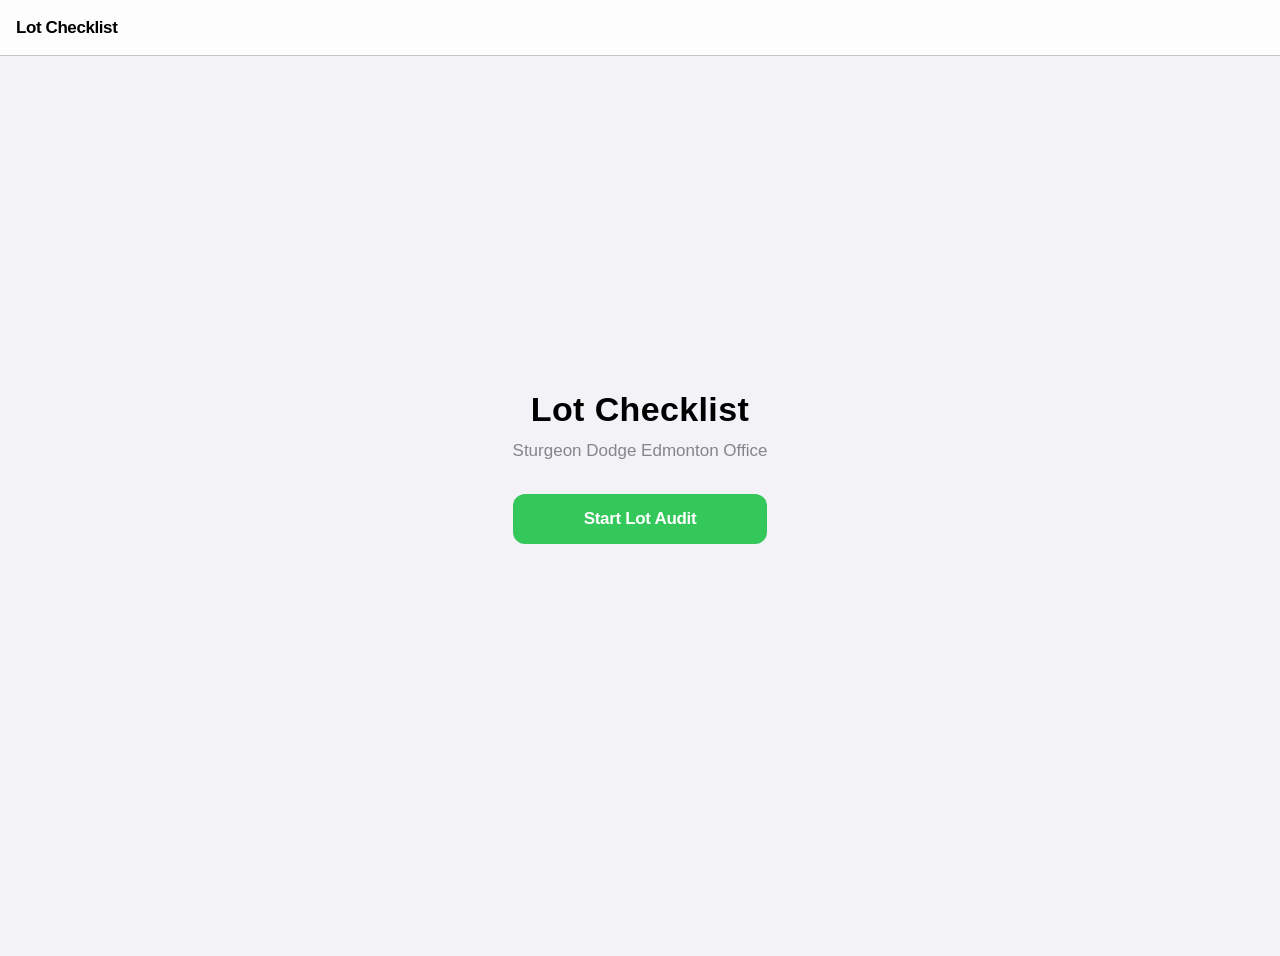
<file: lot-checklist-app/index.html>
<!DOCTYPE html>
<html lang="en" data-theme="light">
<head>
  <meta charset="UTF-8">
  <meta name="viewport" content="width=device-width, initial-scale=1.0, viewport-fit=cover">
  <meta name="apple-mobile-web-app-capable" content="yes">
  <meta name="apple-mobile-web-app-status-bar-style" content="default">
  <title>Lot Checklist</title>
  <link rel="stylesheet" href="styles.css">
</head>
<body class="app-shell">

  <!-- SVG SPRITE BLOCK — Heroicons outline, all icons inlined, display:none -->
  <svg xmlns="http://www.w3.org/2000/svg" style="display:none" aria-hidden="true">
    <symbol id="icon-check" viewBox="0 0 24 24" fill="none" stroke="currentColor" stroke-width="2" stroke-linecap="round" stroke-linejoin="round">
      <path d="m4.5 12.75 6 6 9-13.5"/>
    </symbol>
    <symbol id="icon-check-circle" viewBox="0 0 24 24" fill="none" stroke="currentColor" stroke-width="2" stroke-linecap="round" stroke-linejoin="round">
      <path d="M9 12.75 11.25 15 15 9.75M21 12a9 9 0 1 1-18 0 9 9 0 0 1 18 0Z"/>
    </symbol>
    <symbol id="icon-x-mark" viewBox="0 0 24 24" fill="none" stroke="currentColor" stroke-width="2" stroke-linecap="round" stroke-linejoin="round">
      <path d="M6 18 18 6M6 6l12 12"/>
    </symbol>
    <symbol id="icon-x-circle" viewBox="0 0 24 24" fill="none" stroke="currentColor" stroke-width="2" stroke-linecap="round" stroke-linejoin="round">
      <path d="m9.75 9.75 4.5 4.5m0-4.5-4.5 4.5M21 12a9 9 0 1 1-18 0 9 9 0 0 1 18 0Z"/>
    </symbol>
    <symbol id="icon-exclamation-circle" viewBox="0 0 24 24" fill="none" stroke="currentColor" stroke-width="2" stroke-linecap="round" stroke-linejoin="round">
      <path d="M12 9v3.75m9-.75a9 9 0 1 1-18 0 9 9 0 0 1 18 0Zm-9 3.75h.008v.008H12v-.008Z"/>
    </symbol>
    <symbol id="icon-exclamation-triangle" viewBox="0 0 24 24" fill="none" stroke="currentColor" stroke-width="2" stroke-linecap="round" stroke-linejoin="round">
      <path d="M12 9v3.75m-9.303 3.376c-.866 1.5.217 3.374 1.948 3.374h14.71c1.73 0 2.813-1.874 1.948-3.374L13.949 3.378c-.866-1.5-3.032-1.5-3.898 0L2.697 16.126ZM12 15.75h.007v.008H12v-.008Z"/>
    </symbol>
    <symbol id="icon-share" viewBox="0 0 24 24" fill="none" stroke="currentColor" stroke-width="2" stroke-linecap="round" stroke-linejoin="round">
      <path d="M7.217 10.907a2.25 2.25 0 1 0 0 2.186m0-2.186c.18.324.283.696.283 1.093s-.103.77-.283 1.093m0-2.186 9.566-5.314m-9.566 7.5 9.566 5.314m0 0a2.25 2.25 0 1 0 3.935 2.186 2.25 2.25 0 0 0-3.935-2.186Zm0-12.814a2.25 2.25 0 1 0 3.933-2.185 2.25 2.25 0 0 0-3.933 2.185Z"/>
    </symbol>
    <symbol id="icon-clipboard" viewBox="0 0 24 24" fill="none" stroke="currentColor" stroke-width="2" stroke-linecap="round" stroke-linejoin="round">
      <path d="M15.666 3.888A2.25 2.25 0 0 0 13.5 2.25h-3c-1.03 0-1.9.693-2.166 1.638m7.332 0c.055.194.084.4.084.612v0a.75.75 0 0 1-.75.75H9a.75.75 0 0 1-.75-.75v0c0-.212.03-.418.084-.612m7.332 0c.646.049 1.288.11 1.927.184 1.1.128 1.907 1.077 1.907 2.185V19.5a2.25 2.25 0 0 1-2.25 2.25H6.75A2.25 2.25 0 0 1 4.5 19.5V6.257c0-1.108.806-2.057 1.907-2.185a48.208 48.208 0 0 1 1.927-.184"/>
    </symbol>
    <symbol id="icon-clipboard-list" viewBox="0 0 24 24" fill="none" stroke="currentColor" stroke-width="2" stroke-linecap="round" stroke-linejoin="round">
      <path d="M9 5H7a2 2 0 0 0-2 2v12a2 2 0 0 0 2 2h10a2 2 0 0 0 2-2V7a2 2 0 0 0-2-2h-2M9 5a2 2 0 0 0 2 2h2a2 2 0 0 0 2-2M9 5a2 2 0 0 0 2-2h2a2 2 0 0 0 2 2m-3 7h3m-3 4h3m-6-4h.01M9 16h.01"/>
    </symbol>
    <symbol id="icon-truck" viewBox="0 0 24 24" fill="none" stroke="currentColor" stroke-width="2" stroke-linecap="round" stroke-linejoin="round">
      <path d="M8.25 18.75a1.5 1.5 0 0 1-3 0m3 0a1.5 1.5 0 0 0-3 0m3 0h6m-9 0H3.375a1.125 1.125 0 0 1-1.125-1.125V14.25m17.25 4.5a1.5 1.5 0 0 1-3 0m3 0a1.5 1.5 0 0 0-3 0m3 0h1.125c.621 0 1.129-.504 1.09-1.124a17.902 17.902 0 0 0-3.213-9.193 2.056 2.056 0 0 0-1.58-.86H14.25M16.5 18.75h-2.25m0-11.177v-.958c0-.568-.422-1.048-.987-1.106a48.554 48.554 0 0 0-10.026 0 1.106 1.106 0 0 0-.987 1.106v7.635m12-6.677v6.677m0 4.5v-4.5m0 0h-12"/>
    </symbol>
    <symbol id="icon-key" viewBox="0 0 24 24" fill="none" stroke="currentColor" stroke-width="2" stroke-linecap="round" stroke-linejoin="round">
      <path d="M15.75 5.25a3 3 0 0 1 3 3m3 0a6 6 0 0 1-7.029 5.912c-.563-.097-1.159.026-1.563.43L10.5 17.25H8.25v2.25H6v2.25H2.25v-2.818c0-.597.237-1.17.659-1.591l6.499-6.499c.404-.404.527-1 .43-1.563A6 6 0 0 1 21.75 8.25Z"/>
    </symbol>
    <symbol id="icon-calendar" viewBox="0 0 24 24" fill="none" stroke="currentColor" stroke-width="2" stroke-linecap="round" stroke-linejoin="round">
      <path d="M6.75 3v2.25M17.25 3v2.25M3 18.75V7.5a2.25 2.25 0 0 1 2.25-2.25h13.5A2.25 2.25 0 0 1 21 7.5v11.25m-18 0A2.25 2.25 0 0 0 5.25 21h13.5A2.25 2.25 0 0 0 21 18.75m-18 0v-7.5A2.25 2.25 0 0 1 5.25 9h13.5A2.25 2.25 0 0 1 21 11.25v7.5"/>
    </symbol>
    <symbol id="icon-arrow-left" viewBox="0 0 24 24" fill="none" stroke="currentColor" stroke-width="2" stroke-linecap="round" stroke-linejoin="round">
      <path d="M10.5 19.5 3 12m0 0 7.5-7.5M3 12h18"/>
    </symbol>
    <symbol id="icon-chevron-right" viewBox="0 0 24 24" fill="none" stroke="currentColor" stroke-width="2" stroke-linecap="round" stroke-linejoin="round">
      <path d="m8.25 4.5 7.5 7.5-7.5 7.5"/>
    </symbol>
    <symbol id="icon-chevron-left" viewBox="0 0 24 24" fill="none" stroke="currentColor" stroke-width="2" stroke-linecap="round" stroke-linejoin="round">
      <path d="m15.75 19.5-7.5-7.5 7.5-7.5"/>
    </symbol>
    <symbol id="icon-clock" viewBox="0 0 24 24" fill="none" stroke="currentColor" stroke-width="2" stroke-linecap="round" stroke-linejoin="round">
      <path d="M12 6v6h4.5m4.5 0a9 9 0 1 1-18 0 9 9 0 0 1 18 0Z"/>
    </symbol>
    <symbol id="icon-home" viewBox="0 0 24 24" fill="none" stroke="currentColor" stroke-width="2" stroke-linecap="round" stroke-linejoin="round">
      <path d="m2.25 12 8.954-8.955c.44-.439 1.152-.439 1.591 0L21.75 12M4.5 9.75v10.125c0 .621.504 1.125 1.125 1.125H9.75v-4.875c0-.621.504-1.125 1.125-1.125h2.25c.621 0 1.125.504 1.125 1.125V21h4.125c.621 0 1.125-.504 1.125-1.125V9.75M8.25 21h8.25"/>
    </symbol>
    <symbol id="icon-list-bullet" viewBox="0 0 24 24" fill="none" stroke="currentColor" stroke-width="2" stroke-linecap="round" stroke-linejoin="round">
      <path d="M8.25 6.75h12M8.25 12h12m-12 5.25h12M3.75 6.75h.007v.008H3.75V6.75Zm.375 0a.375.375 0 1 1-.75 0 .375.375 0 0 1 .75 0ZM3.75 12h.007v.008H3.75V12Zm.375 0a.375.375 0 1 1-.75 0 .375.375 0 0 1 .75 0Zm-.375 5.25h.007v.008H3.75v-.008Zm.375 0a.375.375 0 1 1-.75 0 .375.375 0 0 1 .75 0Z"/>
    </symbol>
  </svg>

  <!-- SCREEN CONTAINERS — all class="screen"; only one active at a time via showScreen() -->
  <!-- Content for each screen is added by build tasks 08–17 -->
  <div id="home" class="screen">
    <nav class="glass-nav">
      <span style="font-size:var(--text-headline-size); font-weight:var(--text-headline-weight); color:var(--color-label-primary); letter-spacing:var(--text-headline-ls);">Lot Checklist</span>
    </nav>
    <div class="content-area" style="display:flex; flex-direction:column; align-items:center; justify-content:center; min-height:calc(100vh - 56px - env(safe-area-inset-top));">
      <div style="text-align:center; padding:var(--space-6) var(--page-margin);">
        <h1 style="font-size:var(--text-large-title-size); font-weight:var(--text-large-title-weight); letter-spacing:var(--text-large-title-ls); color:var(--color-label-primary); margin:0 0 var(--space-2) 0;">Lot Checklist</h1>
        <p style="font-size:var(--text-body-size); color:var(--color-label-secondary); line-height:var(--text-body-lh); margin:0 0 var(--space-8) 0;">Sturgeon Dodge Edmonton Office</p>
        <button id="btn-start-audit" class="btn-done" style="width:100%; max-width:320px; font-size:var(--text-headline-size); font-weight:var(--text-headline-weight);">Start Lot Audit</button>
      </div>
    </div>
  </div>
  <div id="audit-type-select" class="screen">
    <nav class="glass-nav">
      <button class="btn-back" onclick="showScreen('home')" aria-label="Back to home" style="background:none; border:none; padding:var(--space-2); margin-left:calc(-1 * var(--space-2)); cursor:pointer; color:var(--color-accent); display:flex; align-items:center; gap:var(--space-1); min-width:44px; min-height:44px; font-size:var(--text-body-size);">
        <svg aria-hidden="true" width="20" height="20"><use href="#icon-chevron-left"/></svg>
        Home
      </button>
      <span style="font-size:var(--text-headline-size); font-weight:var(--text-headline-weight); color:var(--color-label-primary); position:absolute; left:50%; transform:translateX(-50%);">Select Audit Type</span>
    </nav>
    <div class="content-area">
      <div style="display:grid; grid-template-columns:1fr 1fr; gap:var(--card-gap); padding-top:var(--space-4);">

        <button class="audit-type-tile glass-card" id="tile-vehicle-audit" data-audit-type="vehicle-audit" style="min-height:100px; display:flex; flex-direction:column; align-items:center; justify-content:center; gap:var(--space-2); padding:var(--card-padding); border:none; cursor:pointer; width:100%; background:var(--glass-bg-card-light); text-align:center;">
          <svg aria-hidden="true" width="24" height="24" style="color:var(--color-accent);"><use href="#icon-truck"/></svg>
          <span style="font-size:var(--text-subheadline-size); font-weight:var(--text-subheadline-weight); color:var(--color-label-primary); line-height:var(--text-subheadline-lh);">Vehicle Audit</span>
        </button>

        <button class="audit-type-tile glass-card" id="tile-morning-lot-walk" data-audit-type="morning-lot-walk" style="min-height:100px; display:flex; flex-direction:column; align-items:center; justify-content:center; gap:var(--space-2); padding:var(--card-padding); border:none; cursor:pointer; width:100%; background:var(--glass-bg-card-light); text-align:center;">
          <svg aria-hidden="true" width="24" height="24" style="color:var(--color-accent);"><use href="#icon-clipboard-list"/></svg>
          <span style="font-size:var(--text-subheadline-size); font-weight:var(--text-subheadline-weight); color:var(--color-label-primary); line-height:var(--text-subheadline-lh);">Morning Lot Walk</span>
        </button>

        <button class="audit-type-tile glass-card" id="tile-pdi-compliance" data-audit-type="pdi-compliance" style="min-height:100px; display:flex; flex-direction:column; align-items:center; justify-content:center; gap:var(--space-2); padding:var(--card-padding); border:none; cursor:pointer; width:100%; background:var(--glass-bg-card-light); text-align:center;">
          <svg aria-hidden="true" width="24" height="24" style="color:var(--color-accent);"><use href="#icon-calendar"/></svg>
          <span style="font-size:var(--text-subheadline-size); font-weight:var(--text-subheadline-weight); color:var(--color-label-primary); line-height:var(--text-subheadline-lh);">PDI Compliance</span>
        </button>

        <button class="audit-type-tile glass-card" id="tile-key-plate" data-audit-type="key-plate" style="min-height:100px; display:flex; flex-direction:column; align-items:center; justify-content:center; gap:var(--space-2); padding:var(--card-padding); border:none; cursor:pointer; width:100%; background:var(--glass-bg-card-light); text-align:center;">
          <svg aria-hidden="true" width="24" height="24" style="color:var(--color-accent);"><use href="#icon-key"/></svg>
          <span style="font-size:var(--text-subheadline-size); font-weight:var(--text-subheadline-weight); color:var(--color-label-primary); line-height:var(--text-subheadline-lh);">Key / Plate Check</span>
        </button>

      </div>
    </div>
  </div>
  <div id="vin-entry" class="screen">
    <nav class="glass-nav" style="position:relative;">
      <button onclick="showScreen('audit-type-select')" aria-label="Back to audit type selection" style="background:none; border:none; padding:var(--space-2); margin-left:calc(-1 * var(--space-2)); cursor:pointer; color:var(--color-accent); display:flex; align-items:center; gap:var(--space-1); min-width:44px; min-height:44px; font-size:var(--text-body-size);">
        <svg aria-hidden="true" width="20" height="20"><use href="#icon-chevron-left"/></svg>
        Back
      </button>
      <span style="font-size:var(--text-headline-size); font-weight:var(--text-headline-weight); color:var(--color-label-primary); position:absolute; left:50%; transform:translateX(-50%);">Vehicle Audit</span>
    </nav>
    <div class="content-area">
      <div style="padding-top:var(--space-6);">
        <p style="font-size:var(--text-subheadline-size); color:var(--color-label-secondary); margin:0 0 var(--space-4) 0;">Enter the vehicle VIN (17 characters).</p>
        <input
          type="text"
          id="vin-input"
          maxlength="17"
          placeholder="Enter VIN"
          autocomplete="off"
          autocorrect="off"
          autocapitalize="characters"
          spellcheck="false"
          style="
            display:block;
            width:100%;
            box-sizing:border-box;
            height:50px;
            padding:0 var(--space-4);
            font-size:var(--text-body-size);
            font-weight:var(--text-body-weight);
            letter-spacing:0.05em;
            color:var(--color-label-primary);
            background:var(--color-bg-secondary);
            border:1px solid var(--color-separator);
            border-radius:var(--radius-medium);
            outline:none;
            font-family:var(--font-family);
            margin-bottom:var(--space-2);
          "
        >
        <p id="vin-error" style="font-size:var(--text-footnote-size); color:var(--color-destructive); margin:0 0 var(--space-4) 0; display:none;">VIN must be exactly 17 alphanumeric characters (letters A–H, J–N, P–Z and digits 0–9).</p>
        <button id="btn-vin-next" class="btn-done" style="width:100%;">Next</button>
      </div>
    </div>
  </div>
  <div id="category-select" class="screen">
    <nav class="glass-nav" style="position:relative;">
      <button onclick="showScreen('vin-entry')" aria-label="Back to VIN entry" style="background:none; border:none; padding:var(--space-2); margin-left:calc(-1 * var(--space-2)); cursor:pointer; color:var(--color-accent); display:flex; align-items:center; gap:var(--space-1); min-width:44px; min-height:44px; font-size:var(--text-body-size);">
        <svg aria-hidden="true" width="20" height="20"><use href="#icon-chevron-left"/></svg>
        Back
      </button>
      <span style="font-size:var(--text-headline-size); font-weight:var(--text-headline-weight); color:var(--color-label-primary); position:absolute; left:50%; transform:translateX(-50%);">Select Vehicle Status</span>
    </nav>
    <div class="content-area">
      <div style="padding-top:var(--space-4);">
        <p id="category-vin-display" style="font-size:var(--text-subheadline-size); color:var(--color-label-secondary); margin:0 0 var(--space-6) 0; font-family:var(--font-family);"></p>
        <div style="display:flex; flex-direction:column; gap:var(--card-gap);">

          <button class="category-btn glass-card" data-category="NEW" style="min-height:var(--list-item-height); padding:var(--space-4); display:flex; flex-direction:column; align-items:flex-start; border:none; cursor:pointer; width:100%; text-align:left; border-radius:var(--radius-large);">
            <span style="font-size:var(--text-headline-size); font-weight:var(--text-headline-weight); color:var(--color-label-primary);">NEW</span>
            <span style="font-size:var(--text-footnote-size); color:var(--color-label-secondary); margin-top:var(--space-1);">KM ≤ 1,000 — new unit standards apply</span>
          </button>

          <button class="category-btn glass-card" data-category="FLR" style="min-height:var(--list-item-height); padding:var(--space-4); display:flex; flex-direction:column; align-items:flex-start; border:none; cursor:pointer; width:100%; text-align:left; border-radius:var(--radius-large);">
            <span style="font-size:var(--text-headline-size); font-weight:var(--text-headline-weight); color:var(--color-label-primary);">FLR</span>
            <span style="font-size:var(--text-footnote-size); color:var(--color-label-secondary); margin-top:var(--space-1);">Frontline Ready — available for sale</span>
          </button>

          <button class="category-btn glass-card" data-category="SOLD" style="min-height:var(--list-item-height); padding:var(--space-4); display:flex; flex-direction:column; align-items:flex-start; border:none; cursor:pointer; width:100%; text-align:left; border-radius:var(--radius-large);">
            <span style="font-size:var(--text-headline-size); font-weight:var(--text-headline-weight); color:var(--color-label-primary);">SOLD</span>
            <span style="font-size:var(--text-footnote-size); color:var(--color-label-secondary); margin-top:var(--space-1);">Deal complete — awaiting delivery</span>
          </button>

          <button class="category-btn glass-card" data-category="BND" style="min-height:var(--list-item-height); padding:var(--space-4); display:flex; flex-direction:column; align-items:flex-start; border:none; cursor:pointer; width:100%; text-align:left; border-radius:var(--radius-large);">
            <span style="font-size:var(--text-headline-size); font-weight:var(--text-headline-weight); color:var(--color-label-primary);">BND</span>
            <span style="font-size:var(--text-footnote-size); color:var(--color-label-secondary); margin-top:var(--space-1);">Booked Not Delivered — active deal</span>
          </button>

          <button class="category-btn glass-card" data-category="RECON" style="min-height:var(--list-item-height); padding:var(--space-4); display:flex; flex-direction:column; align-items:flex-start; border:none; cursor:pointer; width:100%; text-align:left; border-radius:var(--radius-large);">
            <span style="font-size:var(--text-headline-size); font-weight:var(--text-headline-weight); color:var(--color-label-primary);">RECON</span>
            <span style="font-size:var(--text-footnote-size); color:var(--color-label-secondary); margin-top:var(--space-1);">Reconditioning — not available for sale</span>
          </button>

        </div>
      </div>
    </div>
  </div>
  <div class="screen" id="key-plate-subtype-select">
    <nav class="glass-nav">
      <button id="btn-kp-back" aria-label="Back" style="background:none; border:none; color:var(--color-accent); font-size:var(--text-body-size); cursor:pointer; display:flex; align-items:center; gap:var(--space-1); min-width:44px; min-height:44px;">
        <svg aria-hidden="true" width="24" height="24"><use href="#icon-arrow-left" /></svg>
        Back
      </button>
      <h1 style="font-size:var(--text-headline-size); font-weight:var(--text-headline-weight); color:var(--color-label-primary); flex:1; text-align:center; letter-spacing:var(--text-headline-ls);">Key / Plate Check</h1>
      <span style="min-width:44px;"></span><!-- spacer to balance back button -->
    </nav>

    <div class="content-area">
      <p style="font-size:var(--text-body-size); font-weight:var(--text-body-weight); color:var(--color-label-secondary); margin-bottom:var(--space-6); letter-spacing:var(--text-body-ls);">What is the reason for this check?</p>

      <div style="display:flex; flex-direction:column; gap:var(--card-gap);">

        <button id="btn-kp-sign-out" style="width:100%; min-height:64px; border:none; border-radius:var(--radius-large); background:var(--glass-bg-card-light); backdrop-filter:var(--glass-backdrop-filter); -webkit-backdrop-filter:var(--glass-backdrop-filter); border:var(--glass-border); box-shadow:var(--glass-shadow); padding:var(--card-padding); text-align:left; cursor:pointer; display:flex; align-items:center; gap:var(--space-4);">
          <svg aria-hidden="true" width="24" height="24" style="color:var(--color-accent); flex-shrink:0;"><use href="#icon-key" /></svg>
          <div>
            <div style="font-size:var(--text-subheadline-size); font-weight:var(--text-subheadline-weight); color:var(--color-label-primary); letter-spacing:var(--text-subheadline-ls);">Sign-Out</div>
            <div style="font-size:var(--text-footnote-size); color:var(--color-label-secondary); margin-top:2px;">4 items — signing a key or plate out of Key Cafe</div>
          </div>
        </button>

        <button id="btn-kp-sign-in" style="width:100%; min-height:64px; border:none; border-radius:var(--radius-large); background:var(--glass-bg-card-light); backdrop-filter:var(--glass-backdrop-filter); -webkit-backdrop-filter:var(--glass-backdrop-filter); border:var(--glass-border); box-shadow:var(--glass-shadow); padding:var(--card-padding); text-align:left; cursor:pointer; display:flex; align-items:center; gap:var(--space-4);">
          <svg aria-hidden="true" width="24" height="24" style="color:var(--color-accent); flex-shrink:0;"><use href="#icon-key" /></svg>
          <div>
            <div style="font-size:var(--text-subheadline-size); font-weight:var(--text-subheadline-weight); color:var(--color-label-primary); letter-spacing:var(--text-subheadline-ls);">Sign-In</div>
            <div style="font-size:var(--text-footnote-size); color:var(--color-label-secondary); margin-top:2px;">2 items — returning a key or plate to Key Cafe</div>
          </div>
        </button>

        <button id="btn-kp-periodic" style="width:100%; min-height:64px; border:none; border-radius:var(--radius-large); background:var(--glass-bg-card-light); backdrop-filter:var(--glass-backdrop-filter); -webkit-backdrop-filter:var(--glass-backdrop-filter); border:var(--glass-border); box-shadow:var(--glass-shadow); padding:var(--card-padding); text-align:left; cursor:pointer; display:flex; align-items:center; gap:var(--space-4);">
          <svg aria-hidden="true" width="24" height="24" style="color:var(--color-accent); flex-shrink:0;"><use href="#icon-list-bullet" /></svg>
          <div>
            <div style="font-size:var(--text-subheadline-size); font-weight:var(--text-subheadline-weight); color:var(--color-label-primary); letter-spacing:var(--text-subheadline-ls);">Periodic Audit</div>
            <div style="font-size:var(--text-footnote-size); color:var(--color-label-secondary); margin-top:2px;">2 items — routine accountability check of all keys and plates</div>
          </div>
        </button>

      </div>
    </div>
  </div>
  <div id="checklist-view" class="screen">
    <!-- Navigation bar -->
    <nav class="glass-nav" style="position:relative; flex-direction:column; height:auto; padding-top:calc(var(--space-2) + env(safe-area-inset-top)); padding-bottom:var(--space-2);">
      <div style="display:flex; align-items:center; width:100%; height:44px;">
        <span id="checklist-nav-title" style="font-size:var(--text-headline-size); font-weight:var(--text-headline-weight); color:var(--color-label-primary); letter-spacing:var(--text-headline-ls);">Checklist</span>
        <span id="checklist-nav-counter" style="font-size:var(--text-subheadline-size); color:var(--color-label-secondary); margin-left:auto;"></span>
      </div>
    </nav>

    <!-- Progress bar — fixed below nav, full width -->
    <div style="position:fixed; left:0; right:0; top:calc(56px + env(safe-area-inset-top)); z-index:99; height:3px; background:var(--color-separator);">
      <div id="checklist-progress-fill" style="height:3px; background:var(--color-accent); border-radius:var(--radius-pill); width:0%; transition:width var(--duration-standard) var(--easing-standard);"></div>
    </div>

    <!-- Scrollable content area -->
    <div class="content-area" style="padding-top:calc(var(--space-6) + 3px);">

      <!-- Zone header — visible for morning-lot-walk items with a zone value; hidden otherwise -->
      <div id="zone-header-container" style="display:none; padding:var(--space-6) 0 var(--space-2) 0;">
        <span id="zone-header-text" style="font-size:var(--text-caption-2-size); font-weight:var(--text-caption-2-weight); text-transform:uppercase; letter-spacing:var(--text-caption-2-ls); color:var(--color-label-secondary);"></span>
      </div>

      <!-- Checklist item card -->
      <div class="glass-card" id="checklist-item-card" style="padding:var(--card-padding); margin-bottom:var(--space-6);">
        <p id="checklist-item-text" style="font-size:var(--text-body-size); font-weight:var(--text-body-weight); line-height:var(--text-body-lh); letter-spacing:var(--text-body-ls); color:var(--color-label-primary); margin:0;"></p>
      </div>

      <!-- YES / NO buttons — side by side, 50% width each -->
      <div style="display:flex; gap:var(--space-3);">
        <button id="btn-yes" class="btn-yes" style="flex:1; height:52px; font-size:var(--text-headline-size); font-weight:var(--text-headline-weight); color:#FFFFFF; background:var(--color-audit-yes); border:none; border-radius:var(--radius-medium); cursor:pointer; padding:0 var(--space-4);">YES</button>
        <button id="btn-no" class="btn-no" style="flex:1; height:52px; font-size:var(--text-headline-size); font-weight:var(--text-headline-weight); color:#FFFFFF; background:var(--color-audit-no); border:none; border-radius:var(--radius-medium); cursor:pointer; padding:0 var(--space-4);">NO</button>
      </div>

    </div>
  </div>
  <div id="failure-action-view" class="screen">

    <!-- Nav bar — no back button on this screen (implementation-plan.md Task 11 Enforcement) -->
    <nav class="glass-nav">
      <span class="nav-title">Action Required</span>
    </nav>

    <!-- Failure action card — slides up via failure-action-reveal animation -->
    <div class="content-area">
      <div class="glass-modal failure-action-card" id="failure-action-card">

        <!-- "FAILURE ACTION" label — caption 2, uppercase (styling-spec.md Section 7b) -->
        <p class="failure-action-label">FAILURE ACTION</p>

        <!-- Role line — footnote size, secondary color (styling-spec.md Section 7b) -->
        <p class="failure-action-role-line" id="failure-action-role"></p>

        <!-- Channel line — footnote size, secondary color (styling-spec.md Section 7b) -->
        <p class="failure-action-channel-line" id="failure-action-channel"></p>

        <!-- SAY block — hidden when failureAction.say is null; callout size, italic (styling-spec.md Section 7b) -->
        <div class="failure-action-say-block" id="failure-action-say-block">
          <p class="failure-action-say" id="failure-action-say"></p>
        </div>

        <!-- Response buttons — stacked vertically (styling-spec.md Section 7c) -->
        <div class="failure-action-buttons">
          <!-- "Done — action complete" — background: var(--color-audit-resolved) → #34C759 light / #30D158 dark -->
          <button id="btn-done" class="btn-done">Done — action complete</button>
          <!-- "Needs Follow-Up" — background: var(--color-audit-flagged) → #FF9500 light / #FF9F0A dark -->
          <button id="btn-follow-up" class="btn-follow-up">Needs Follow-Up</button>
        </div>

      </div>
    </div>

  </div>
  <div id="audit-summary" class="screen">

    <nav class="glass-nav">
      <span class="nav-title">Audit Complete</span>
    </nav>

    <div class="content-area">

      <!-- Summary stats card -->
      <div class="glass-card audit-summary-card">

        <p class="audit-summary-heading">Summary</p>

        <!-- Total items -->
        <div class="audit-stat-row">
          <span class="audit-stat-label">Total Items</span>
          <span class="audit-stat-value" id="summary-total">0</span>
        </div>

        <!-- Items passed (YES responses) — color: var(--color-audit-yes) -->
        <div class="audit-stat-row">
          <span class="audit-stat-label">Passed</span>
          <span class="audit-stat-value audit-stat-passed" id="summary-passed">0</span>
        </div>

        <!-- Items resolved (Done responses after NO) — color: var(--color-audit-resolved) -->
        <div class="audit-stat-row">
          <span class="audit-stat-label">Resolved</span>
          <span class="audit-stat-value audit-stat-resolved" id="summary-resolved">0</span>
        </div>

        <!-- Items flagged (Needs Follow-Up responses) — color: var(--color-audit-flagged) -->
        <div class="audit-stat-row">
          <span class="audit-stat-label">Needs Follow-Up</span>
          <span class="audit-stat-value audit-stat-flagged" id="summary-flagged">0</span>
        </div>

      </div>

      <!-- Generate Task List button — ALWAYS present (blueprint.md Section 1: "button is always present regardless of pass/fail count") -->
      <button id="btn-generate-tasks" class="btn-primary btn-generate-tasks">
        Generate Task List
      </button>

    </div>

  </div>
  <div id="task-list" class="screen">

    <!-- Nav bar with Share button in top-right (styling-spec.md Section 7i) -->
    <nav class="glass-nav task-list-nav">
      <span class="nav-title">Task List</span>
      <!-- ShareButton: icon + label, color var(--color-accent), min 44×44px tap target -->
      <button id="btn-share-tasks" class="btn-share" aria-label="Share task list">
        <!-- Heroicons "share" icon — references SVG sprite symbol defined in Task 07 -->
        <svg aria-hidden="true" width="24" height="24">
          <use href="#icon-share" />
        </svg>
        <span class="btn-share-label">Share</span>
      </button>
    </nav>

    <!-- Scrollable task list container — populated by renderTaskList() -->
    <div class="content-area">
      <div id="task-list-container" class="task-list-container">
        <!-- Task groups injected here by renderTaskList() in app.js:
             Structure per group:
               <div class="team-group">
                 <div class="team-header">LOT TEAM</div>
                 <div class="task-card glass-card [task-card--follow-up]" style="--card-index: N;">
                   ... task card fields ...
                 </div>
               </div>
        -->
      </div>
    </div>

  </div>
  <div class="screen" id="pdi-compliance-view">
  <nav class="glass-nav">
    <button id="btn-pdi-back" aria-label="Back" style="background:none; border:none; color:var(--color-accent); font-size:var(--text-body-size); cursor:pointer; display:flex; align-items:center; gap:var(--space-1); min-width:44px; min-height:44px;">
      <svg aria-hidden="true" width="24" height="24"><use href="#icon-arrow-left" /></svg>
      Back
    </button>
    <h1 style="font-size:var(--text-headline-size); font-weight:var(--text-headline-weight); color:var(--color-label-primary); flex:1; text-align:center; letter-spacing:var(--text-headline-ls);">PDI Compliance</h1>
    <span style="min-width:44px;"></span><!-- spacer -->
  </nav>

  <div class="content-area">

    <div class="glass-card" style="padding:var(--card-padding); margin-bottom:var(--card-gap);">
      <label style="display:block; font-size:var(--text-caption-2-size); text-transform:uppercase; letter-spacing:var(--text-caption-2-ls); color:var(--color-label-secondary); margin-bottom:var(--space-2);">Vehicle VIN</label>
      <input
        type="text"
        id="pdi-vin-input"
        maxlength="17"
        placeholder="17-character VIN"
        autocomplete="off"
        style="display:block; width:100%; height:44px; border:1px solid var(--color-separator); border-radius:var(--radius-medium); padding:0 var(--space-4); font-size:var(--text-body-size); color:var(--color-label-primary); background:var(--color-bg-secondary); box-sizing:border-box; outline:none; font-family:var(--font-family);"
      />
    </div>

    <div class="glass-card" style="padding:var(--card-padding); margin-bottom:var(--card-gap);">
      <label style="display:block; font-size:var(--text-caption-2-size); text-transform:uppercase; letter-spacing:var(--text-caption-2-ls); color:var(--color-label-secondary); margin-bottom:var(--space-2);">Vehicle Arrival Date</label>
      <input
        type="date"
        id="pdi-arrival-date"
        style="display:block; width:100%; height:44px; border:1px solid var(--color-separator); border-radius:var(--radius-medium); padding:0 var(--space-4); font-size:var(--text-body-size); color:var(--color-label-primary); background:var(--color-bg-secondary); box-sizing:border-box; outline:none; font-family:var(--font-family);"
      />
    </div>

    <button id="btn-pdi-calculate" style="display:block; width:100%; height:50px; border:none; border-radius:var(--radius-medium); background:var(--color-accent); color:#FFFFFF; font-size:var(--text-callout-size); font-weight:600; cursor:pointer; margin-bottom:var(--card-gap);">Calculate Status</button>

    <div id="pdi-error-msg" style="display:none; color:var(--color-destructive); font-size:var(--text-footnote-size); margin-bottom:var(--space-3);"></div>

    <!-- Status display block — hidden until "Calculate Status" is tapped -->
    <div id="pdi-status-block" style="display:none;">
      <div class="glass-card" style="padding:var(--card-padding); margin-bottom:var(--card-gap);">
        <div style="font-size:var(--text-caption-2-size); text-transform:uppercase; letter-spacing:var(--text-caption-2-ls); color:var(--color-label-secondary); margin-bottom:var(--space-2);">Compliance Status</div>
        <div id="pdi-status-label" style="font-size:var(--text-title-2-size); font-weight:var(--text-title-2-weight); letter-spacing:var(--text-title-2-ls);"></div>
        <div id="pdi-days-elapsed" style="font-size:var(--text-footnote-size); color:var(--color-label-secondary); margin-top:var(--space-2);"></div>
      </div>

      <button id="btn-pdi-begin-checklist" style="display:block; width:100%; height:50px; border:none; border-radius:var(--radius-medium); background:var(--color-accent); color:#FFFFFF; font-size:var(--text-callout-size); font-weight:600; cursor:pointer;">Begin PDI Checklist</button>
    </div>

  </div>
</div>

  <!-- RESUME MODAL — fixed overlay; not a .screen; managed by resumeCheck() in app.js -->
  <!-- display:none by default; set to display:flex by resumeCheck() when session found -->
  <div id="resume-modal" style="display:none; position:fixed; inset:0; z-index:1000; align-items:center; justify-content:center; background:rgba(0,0,0,0.5);">
    <div class="glass-modal" style="max-width:360px; width:calc(100% - 32px); padding:var(--space-6); border-radius:var(--radius-large);">
      <h2 style="font-size:var(--text-title-2-size); font-weight:var(--text-title-2-weight); color:var(--color-label-primary); margin-bottom:var(--space-3);">Audit in Progress</h2>
      <p style="font-size:var(--text-body-size); color:var(--color-label-secondary); margin-bottom:var(--space-6);">You have an audit in progress. Resume where you left off?</p>
      <button id="btn-resume" style="display:block; width:100%; height:50px; border:none; border-radius:var(--radius-medium); background:var(--color-accent); color:#FFFFFF; font-size:var(--text-callout-size); font-weight:600; margin-bottom:var(--space-3); cursor:pointer;">Resume</button>
      <button id="btn-start-fresh" style="display:block; width:100%; height:50px; border:none; border-radius:var(--radius-medium); background:var(--color-fill); color:var(--color-label-primary); font-size:var(--text-callout-size); font-weight:600; cursor:pointer;">Start Fresh</button>
    </div>
  </div>

  <!-- TOAST — clipboard copy confirmation; not a .screen; display:none by default -->
  <div id="toast" class="toast" style="display:none;"></div>

  <!-- SCRIPT LOAD ORDER: data.js must load before app.js -->
  <!-- app.js reads CHECKLISTS from data.js on DOMContentLoaded -->
  <script src="data.js"></script>
  <script src="app.js"></script>
</body>
</html>
</file>
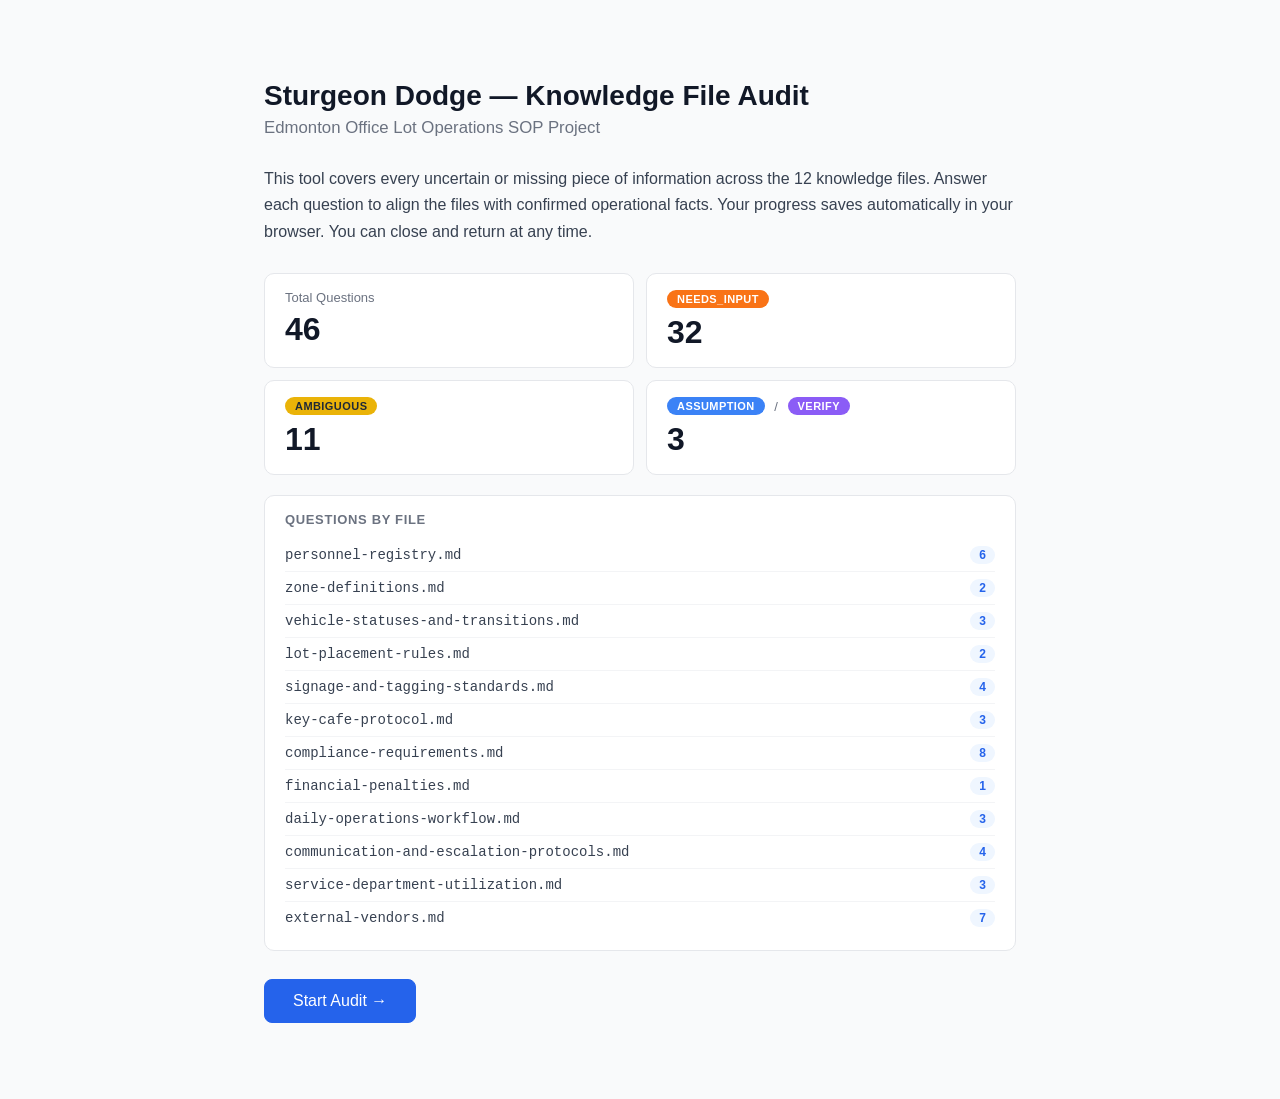
<file: knowledge-audit.html>
<!DOCTYPE html>
<html lang="en">
<head>
  <meta charset="UTF-8">
  <meta name="viewport" content="width=device-width, initial-scale=1.0">
  <title>Sturgeon Dodge — Knowledge File Audit</title>
  <style>
    *, *::before, *::after { box-sizing: border-box; margin: 0; padding: 0; }

    body {
      font-family: -apple-system, BlinkMacSystemFont, 'Segoe UI', Roboto, sans-serif;
      font-size: 16px;
      color: #111827;
      background: #F9FAFB;
      min-height: 100vh;
    }

    /* ── Typography ── */
    h1 { font-size: 1.75rem; font-weight: 700; color: #111827; margin-bottom: 6px; }
    h2 { font-size: 1.05rem; font-weight: 500; color: #6B7280; margin-bottom: 28px; }

    /* ── Badges ── */
    .badge {
      display: inline-block;
      padding: 3px 10px;
      border-radius: 9999px;
      font-size: 11px;
      font-weight: 700;
      letter-spacing: 0.04em;
      text-transform: uppercase;
      white-space: nowrap;
    }
    .file-tag {
      display: inline-block;
      padding: 3px 10px;
      border-radius: 9999px;
      font-size: 12px;
      font-family: monospace;
      background: #F3F4F6;
      color: #6B7280;
      white-space: nowrap;
    }

    /* ── Buttons ── */
    .btn {
      display: inline-flex;
      align-items: center;
      justify-content: center;
      gap: 6px;
      padding: 10px 20px;
      border-radius: 8px;
      border: 1px solid transparent;
      font-size: 15px;
      font-weight: 500;
      cursor: pointer;
      font-family: inherit;
      transition: background 0.15s, opacity 0.15s;
      text-decoration: none;
    }
    .btn:disabled { opacity: 0.4; cursor: not-allowed; }
    .btn-primary { background: #2563EB; color: #fff; border-color: #2563EB; }
    .btn-primary:hover:not(:disabled) { background: #1D4ED8; border-color: #1D4ED8; }
    .btn-secondary { background: #F3F4F6; color: #374151; border-color: #D1D5DB; }
    .btn-secondary:hover:not(:disabled) { background: #E5E7EB; }
    .btn-lg { padding: 12px 28px; font-size: 16px; }
    .btn-sm { padding: 5px 12px; font-size: 13px; white-space: nowrap; }

    /* ── VIEW 1: Intro ── */
    #view-intro { padding: 40px 0 60px; }
    .container { max-width: 800px; margin: 0 auto; padding: 0 24px; }
    .intro-paragraph {
      font-size: 16px;
      line-height: 1.65;
      color: #374151;
      margin-bottom: 28px;
    }
    .stats-grid {
      display: grid;
      grid-template-columns: repeat(2, 1fr);
      gap: 12px;
      margin-bottom: 20px;
    }
    .stat-card {
      background: #fff;
      border: 1px solid #E5E7EB;
      border-radius: 10px;
      padding: 16px 20px;
      display: flex;
      flex-direction: column;
      gap: 6px;
    }
    .stat-label { font-size: 13px; color: #6B7280; display: flex; align-items: center; gap: 6px; flex-wrap: wrap; }
    .stat-value { font-size: 2rem; font-weight: 700; color: #111827; }
    .file-breakdown {
      background: #fff;
      border: 1px solid #E5E7EB;
      border-radius: 10px;
      padding: 16px 20px;
      margin-bottom: 28px;
    }
    .file-breakdown-title {
      font-size: 13px;
      font-weight: 600;
      color: #6B7280;
      text-transform: uppercase;
      letter-spacing: 0.05em;
      margin-bottom: 12px;
    }
    .file-row {
      display: flex;
      justify-content: space-between;
      align-items: center;
      padding: 7px 0;
      border-bottom: 1px solid #F3F4F6;
      font-size: 14px;
    }
    .file-row:last-child { border-bottom: none; }
    .file-name { font-family: monospace; color: #374151; }
    .file-count {
      background: #EFF6FF;
      color: #2563EB;
      padding: 2px 9px;
      border-radius: 9999px;
      font-size: 12px;
      font-weight: 600;
    }
    .btn-row { display: flex; gap: 12px; align-items: center; flex-wrap: wrap; margin-bottom: 16px; }
    .progress-line { font-size: 14px; color: #6B7280; margin-top: 4px; }

    /* ── VIEW 2: Questionnaire ── */
    .top-bar {
      position: sticky;
      top: 0;
      z-index: 100;
      background: #fff;
      border-bottom: 1px solid #E5E7EB;
      padding: 10px 20px;
      display: flex;
      align-items: center;
      gap: 14px;
    }
    .top-bar-left {
      font-size: 13px;
      font-weight: 600;
      color: #374151;
      white-space: nowrap;
      min-width: 80px;
    }
    .progress-bar-wrap {
      flex: 1;
      height: 6px;
      background: #E5E7EB;
      border-radius: 3px;
      overflow: hidden;
    }
    .progress-bar-fill {
      height: 100%;
      background: #2563EB;
      border-radius: 3px;
      transition: width 0.4s ease;
    }
    .top-bar-right {
      display: flex;
      align-items: center;
      gap: 12px;
      white-space: nowrap;
    }
    .saved-indicator {
      font-size: 13px;
      color: #16A34A;
      font-weight: 500;
      min-width: 64px;
      text-align: right;
    }
    .view-all-link {
      font-size: 13px;
      color: #2563EB;
      cursor: pointer;
      text-decoration: none;
      border: none;
      background: none;
      font-family: inherit;
      padding: 0;
    }
    .view-all-link:hover { text-decoration: underline; }

    .q-content { max-width: 680px; margin: 32px auto; padding: 0 20px 60px; }
    .question-card {
      background: #fff;
      border: 1px solid #E5E7EB;
      border-radius: 12px;
      padding: 28px;
    }
    .section-label { font-size: 13px; color: #9CA3AF; margin-bottom: 12px; }
    .question-text {
      font-size: 18px;
      font-weight: 600;
      color: #111827;
      margin-bottom: 16px;
      line-height: 1.45;
    }
    .context-box {
      background: #F3F4F6;
      border-left: 3px solid #9CA3AF;
      padding: 12px 14px;
      font-size: 14px;
      color: #374151;
      margin-bottom: 16px;
      border-radius: 0 4px 4px 0;
      line-height: 1.55;
    }
    .current-value-box { margin-bottom: 16px; }
    .current-value-label { font-size: 13px; color: #6B7280; margin-bottom: 6px; }
    .current-value-content {
      font-family: monospace;
      font-size: 13px;
      background: #EFF6FF;
      border: 1px solid #BFDBFE;
      padding: 8px 12px;
      border-radius: 4px;
      color: #1E40AF;
      white-space: pre-wrap;
      word-break: break-word;
      line-height: 1.5;
    }
    .options-list { margin-bottom: 20px; }
    .option-row {
      display: flex;
      align-items: flex-start;
      padding: 12px 16px;
      border: 2px solid #E5E7EB;
      border-radius: 8px;
      margin-bottom: 8px;
      cursor: pointer;
      transition: border-color 0.12s, background 0.12s;
      user-select: none;
      line-height: 1.45;
    }
    .option-row:hover { border-color: #9CA3AF; background: #F9FAFB; }
    .option-row.selected { border-color: #2563EB; background: #EFF6FF; }
    .option-row input[type="radio"] {
      margin-right: 10px;
      margin-top: 2px;
      flex-shrink: 0;
      cursor: pointer;
      accent-color: #2563EB;
    }
    .other-input-wrap { margin: -4px 0 8px 0; }
    .other-input-wrap input {
      width: 100%;
      padding: 10px 12px;
      border: 1px solid #D1D5DB;
      border-radius: 6px;
      font-size: 15px;
      font-family: inherit;
      color: #111827;
    }
    .other-input-wrap input:focus { outline: 2px solid #2563EB; outline-offset: 1px; }
    .nav-row {
      display: flex;
      justify-content: space-between;
      align-items: center;
      margin-top: 8px;
      gap: 8px;
    }
    .nav-counter { font-size: 14px; color: #6B7280; }
    .jump-to { margin-top: 20px; padding-top: 18px; border-top: 1px solid #F3F4F6; }
    .jump-to label { font-size: 13px; color: #6B7280; display: block; margin-bottom: 6px; }
    .jump-to select {
      width: 100%;
      padding: 8px 10px;
      border: 1px solid #D1D5DB;
      border-radius: 6px;
      font-size: 13px;
      color: #374151;
      background: #fff;
      font-family: inherit;
    }

    /* ── VIEW 3: Review ── */
    #view-review { padding-bottom: 80px; }
    .review-header-bar {
      background: #fff;
      border-bottom: 1px solid #E5E7EB;
      padding: 20px 24px 16px;
    }
    .review-header-bar h2 {
      font-size: 1.3rem;
      font-weight: 700;
      color: #111827;
      margin-bottom: 4px;
    }
    .summary-bar { font-size: 14px; color: #6B7280; }
    .filter-tabs {
      display: flex;
      gap: 8px;
      padding: 14px 24px;
      background: #fff;
      border-bottom: 1px solid #E5E7EB;
      overflow-x: auto;
    }
    .filter-tab {
      padding: 6px 16px;
      border-radius: 9999px;
      font-size: 13px;
      font-weight: 500;
      cursor: pointer;
      border: 1px solid #E5E7EB;
      background: #fff;
      color: #374151;
      white-space: nowrap;
      font-family: inherit;
      transition: background 0.12s, color 0.12s;
    }
    .filter-tab.active { background: #2563EB; color: #fff; border-color: #2563EB; }
    .review-list { padding: 0 24px; }
    .review-row {
      display: flex;
      align-items: center;
      gap: 10px;
      padding: 12px 0;
      border-bottom: 1px solid #F3F4F6;
    }
    .review-row:last-child { border-bottom: none; }
    .review-qid { font-family: monospace; color: #9CA3AF; font-size: 13px; min-width: 48px; flex-shrink: 0; }
    .review-file { font-size: 12px; color: #9CA3AF; white-space: nowrap; flex-shrink: 0; }
    .review-question {
      flex: 1;
      font-size: 14px;
      color: #374151;
      overflow: hidden;
      text-overflow: ellipsis;
      white-space: nowrap;
      min-width: 0;
    }
    .review-answer {
      min-width: 120px;
      max-width: 120px;
      text-align: right;
      font-size: 13px;
      overflow: hidden;
      text-overflow: ellipsis;
      white-space: nowrap;
      flex-shrink: 0;
    }
    .review-bottom-bar {
      position: fixed;
      bottom: 0;
      left: 0;
      right: 0;
      background: #fff;
      border-top: 1px solid #E5E7EB;
      padding: 12px 24px;
      display: flex;
      align-items: center;
      gap: 16px;
      z-index: 100;
    }
    .review-bottom-note {
      flex: 1;
      font-size: 12px;
      color: #9CA3AF;
      line-height: 1.4;
    }
    .review-section-header {
      padding: 12px 0 4px;
      font-size: 12px;
      font-weight: 600;
      color: #6B7280;
      border-top: 2px solid #E5E7EB;
      margin-top: 8px;
    }
    .review-section-header:first-child { border-top: none; margin-top: 0; }

    /* ── VIEW 4: Output ── */
    #view-output { padding: 40px 0 60px; }
    #view-output .container { max-width: 900px; }
    .output-h2 { font-size: 1.4rem; font-weight: 700; color: #111827; margin-bottom: 8px; }
    .output-instruction { font-size: 15px; color: #374151; margin-bottom: 20px; line-height: 1.55; }
    .output-stats { font-size: 14px; color: #6B7280; margin-bottom: 10px; }
    .output-textarea {
      width: 100%;
      min-height: 500px;
      font-family: monospace;
      font-size: 13px;
      background: #F8FAFC;
      border: 1px solid #CBD5E1;
      padding: 16px;
      border-radius: 8px;
      resize: vertical;
      line-height: 1.5;
      color: #1E293B;
    }
    .output-btns { display: flex; gap: 12px; flex-wrap: wrap; margin-top: 16px; }
    .skipped-warning {
      background: #FFF7ED;
      border: 1px solid #FED7AA;
      border-radius: 8px;
      padding: 14px 16px;
      margin-top: 20px;
      font-size: 14px;
      color: #92400E;
      line-height: 1.5;
    }
    .back-link {
      display: inline-block;
      margin-top: 16px;
      font-size: 14px;
      color: #2563EB;
      cursor: pointer;
      text-decoration: none;
      border: none;
      background: none;
      font-family: inherit;
      padding: 0;
    }
    .back-link:hover { text-decoration: underline; }
    .empty-state {
      padding: 40px 24px;
      text-align: center;
      color: #9CA3AF;
      font-size: 15px;
    }

    /* ── Responsive ── */
    @media (max-width: 768px) {
      .container { padding: 0 16px; }
      h1 { font-size: 1.35rem; }
      .stats-grid { grid-template-columns: 1fr; }
      .top-bar { padding: 10px 12px; gap: 10px; }
      .top-bar-left { min-width: 60px; font-size: 12px; }
      .q-content { padding: 0 12px 60px; margin: 20px auto; }
      .question-card { padding: 18px; }
      .question-text { font-size: 16px; }
      .review-row { flex-wrap: wrap; }
      .review-question { white-space: normal; min-width: 100%; order: 10; }
      .review-answer { min-width: auto; max-width: none; }
      .review-bottom-note { display: none; }
      .filter-tabs { padding: 10px 16px; }
      .review-header-bar { padding: 16px 16px 12px; }
      .review-list { padding: 0 16px; }
      .review-bottom-bar { padding: 10px 16px; }
      .output-btns { flex-direction: column; }
    }
  </style>
</head>
<body>

  <!-- VIEW 1: view-intro -->
  <div id="view-intro">
    <div class="container">
      <div style="padding-top:40px; margin-bottom:28px">
        <h1>Sturgeon Dodge — Knowledge File Audit</h1>
        <h2>Edmonton Office Lot Operations SOP Project</h2>
      </div>
      <p class="intro-paragraph">This tool covers every uncertain or missing piece of information across the 12 knowledge files. Answer each question to align the files with confirmed operational facts. Your progress saves automatically in your browser. You can close and return at any time.</p>

      <div class="stats-grid">
        <div class="stat-card">
          <span class="stat-label">Total Questions</span>
          <span class="stat-value" id="stat-total">0</span>
        </div>
        <div class="stat-card">
          <span class="stat-label">
            <span class="badge" style="background:#F97316;color:#fff">NEEDS_INPUT</span>
          </span>
          <span class="stat-value" id="stat-needs-input">0</span>
        </div>
        <div class="stat-card">
          <span class="stat-label">
            <span class="badge" style="background:#EAB308;color:#1f2937">AMBIGUOUS</span>
          </span>
          <span class="stat-value" id="stat-ambiguous">0</span>
        </div>
        <div class="stat-card">
          <span class="stat-label">
            <span class="badge" style="background:#3B82F6;color:#fff">ASSUMPTION</span>
            &nbsp;/&nbsp;
            <span class="badge" style="background:#8B5CF6;color:#fff">VERIFY</span>
          </span>
          <span class="stat-value" id="stat-assumption-verify">0</span>
        </div>
      </div>

      <div class="file-breakdown">
        <div class="file-breakdown-title">Questions by File</div>
        <div id="file-breakdown-list"></div>
      </div>

      <div class="btn-row">
        <button class="btn btn-primary btn-lg" onclick="startAudit()">Start Audit →</button>
        <button class="btn btn-secondary btn-lg" id="resume-btn" style="display:none" onclick="resumeAudit()">Resume Progress →</button>
      </div>
      <div class="progress-line" id="intro-progress" style="display:none"></div>
    </div>
  </div>

  <!-- VIEW 2: view-questionnaire -->
  <div id="view-questionnaire" style="display:none">
    <div class="top-bar">
      <span class="top-bar-left" id="q-counter">Q1 of 0</span>
      <div class="progress-bar-wrap">
        <div class="progress-bar-fill" id="progress-fill" style="width:0%"></div>
      </div>
      <div class="top-bar-right">
        <span class="saved-indicator" id="saved-indicator"></span>
        <button class="view-all-link" onclick="showView('view-review');renderReview()">View All →</button>
      </div>
    </div>
    <div class="q-content">
      <div class="question-card" id="question-card">
        <div class="empty-state">Loading questions...</div>
      </div>
    </div>
  </div>

  <!-- VIEW 3: view-review -->
  <div id="view-review" style="display:none">
    <div class="review-header-bar">
      <h2>Review Your Answers</h2>
      <div class="summary-bar" id="review-summary">0 answered · 0 skipped · 0 total</div>
    </div>
    <div class="filter-tabs">
      <button class="filter-tab active" onclick="setFilter('all',this)">All</button>
      <button class="filter-tab" onclick="setFilter('needs-answer',this)">Needs Answer</button>
      <button class="filter-tab" onclick="setFilter('by-file',this)">By File</button>
      <button class="filter-tab" onclick="setFilter('by-category',this)">By Category</button>
    </div>
    <div class="review-list" id="review-list"></div>
    <div class="review-bottom-bar">
      <button class="btn btn-secondary" onclick="navigateTo(currentIndex)">← Back to Questions</button>
      <span class="review-bottom-note">Only answered questions are included in the generated prompt. Skipped questions are excluded.</span>
      <button class="btn btn-primary" onclick="showView('view-output');renderOutput()">Generate Prompt →</button>
    </div>
  </div>

  <!-- VIEW 4: view-output -->
  <div id="view-output" style="display:none">
    <div class="container">
      <div class="output-h2">Claude Code Update Prompt</div>
      <p class="output-instruction">Copy the prompt below and paste it into a new Claude Code session. Claude will read your answers and apply each change to the knowledge/ files.</p>
      <div class="output-stats" id="output-stats"></div>
      <textarea class="output-textarea" id="output-textarea" readonly></textarea>
      <div class="output-btns">
        <button class="btn btn-primary btn-lg" id="copy-btn" onclick="copyToClipboard()">📋 Copy to Clipboard</button>
        <button class="btn btn-secondary btn-lg" onclick="downloadTxt()">⬇️ Download .txt</button>
      </div>
      <div class="skipped-warning" id="skipped-warning" style="display:none"></div>
      <button class="back-link" onclick="showView('view-review');renderReview()">← Back to Review</button>
    </div>
  </div>

  <script>
    const QUESTIONS = [
  {
    "id": "Q001",
    "category": "AMBIGUOUS",
    "file": "knowledge/personnel-registry.md",
    "section": "## Overview",
    "question": "What is the correct given name of the Admin — Stock Tags employee?",
    "context": "All downstream SOPs, checklists, and training materials use this name — an incorrect name on official documents creates confusion and may not match employee records.",
    "currentValue": "Jorja (per CLAUDE.md) / Georgia (per source walkthrough transcript)",
    "options": ["Jorja", "Georgia"]
  },
  {
    "id": "Q002",
    "category": "AMBIGUOUS",
    "file": "knowledge/personnel-registry.md",
    "section": "## Management / Leadership Team",
    "question": "What is Scott's official role title at the Edmonton Office?",
    "context": "SOPs reference this role throughout for vehicle placement oversight and lot organization — an incorrect title creates confusion in team-facing documents.",
    "currentValue": "Scott [AMBIGUOUS — role title uncertain]; listed as Lot Manager / Operations Manager",
    "options": ["Lot Manager", "Operations Manager", "Lot Manager / Operations Manager (dual title)"]
  },
  {
    "id": "Q003",
    "category": "AMBIGUOUS",
    "file": "knowledge/personnel-registry.md",
    "section": "## Management / Leadership Team",
    "question": "Are Don and Alex two separate people sharing the Lot Policing manager role, or is this one person?",
    "context": "Personnel registry and all communication SOPs must accurately reflect whether this is one role held by one person or shared by two — this affects task routing and escalation chains.",
    "currentValue": "Don [AMBIGUOUS] / Alex [AMBIGUOUS] — listed together for Manager — Lot Policing / Staff Vehicles",
    "options": [
      "Two separate people (Don and Alex both hold this role)",
      "One person — Don (Alex refers to a different role or context)",
      "One person — Alex (Don refers to a different role or context)"
    ]
  },
  {
    "id": "Q004",
    "category": "AMBIGUOUS",
    "file": "knowledge/personnel-registry.md",
    "section": "## Service Department",
    "question": "Are Service Department Lead Andy and Technician Andy the same person, or two different people?",
    "context": "Service department headcount, PDI routing, and the 9-staff count all depend on whether this is one person in a dual role or two separate employees.",
    "currentValue": "Two entries for 'Andy' — one as Service Department Lead, one as Technician [AMBIGUOUS]",
    "options": [
      "Same person — Andy is Service Lead and also performs technician work",
      "Two different people — both named Andy, holding different roles"
    ]
  },
  {
    "id": "Q005",
    "category": "AMBIGUOUS",
    "file": "knowledge/personnel-registry.md",
    "section": "## Service Department",
    "question": "What is Larry's specific role or function in the service department?",
    "context": "Task routing in service department SOPs assigns work by role — a generic 'Service Staff' label prevents accurate work assignment in decision trees.",
    "currentValue": "Larry [AMBIGUOUS] — listed only as 'Service Staff' with Internal service work; no further detail",
    "options": [
      "Technician — performs PDI and mechanical work",
      "Service Advisor — handles customer and internal intake",
      "Shop Assistant — performs support tasks under the Shop Foreman",
      "Service Staff is sufficient — no further role distinction needed"
    ]
  },
  {
    "id": "Q006",
    "category": "NEEDS_INPUT",
    "file": "knowledge/personnel-registry.md",
    "section": "## Other Personnel Referenced in Source Material",
    "question": "Do vehicles purchased by Chris H. follow the standard arrival/PDI/detail process, or a modified one?",
    "context": "Vehicle arrival decision trees must account for this edge case — if Chris H.'s acquisitions bypass standard steps, those vehicles could arrive without PDI or proper processing.",
    "currentValue": "None — no value recorded; source references 'Chris H. works with Max/DHD' but process is unspecified",
    "options": [
      "Standard process — all vehicles go through normal PDI, detail, and placement",
      "Modified process — some steps are pre-completed before the vehicle arrives",
      "Completely separate process — handled outside the standard lot workflow"
    ]
  },
  {
    "id": "Q007",
    "category": "NEEDS_INPUT",
    "file": "knowledge/zone-definitions.md",
    "section": "## Zone 5: Power Sport / Quad Corner",
    "question": "How many vehicles can fit in the Power Sport / Quad Corner zone?",
    "context": "The morning lot walk checklist and zone capacity monitoring require a defined slot count for every zone — an undefined count prevents capacity tracking.",
    "currentValue": "[NEEDS_INPUT — exact count not specified in source material]",
    "options": [
      "1–2 vehicles (very limited dead-space area)",
      "3–5 vehicles",
      "6–10 vehicles (larger seasonal staging area)"
    ]
  },
  {
    "id": "Q008",
    "category": "NEEDS_INPUT",
    "file": "knowledge/zone-definitions.md",
    "section": "## Zone 6: Auction Area",
    "question": "How many vehicles can fit in the Auction Area zone?",
    "context": "Zone capacity definitions are required by the morning lot walk checklist and overflow routing rules — an undefined count leaves this zone without a fill-or-overflow trigger.",
    "currentValue": "[NEEDS_INPUT — exact count not specified in source material]",
    "options": [
      "1–3 vehicles",
      "4–6 vehicles",
      "7–10 vehicles",
      "More than 10 vehicles (large staging area)"
    ]
  },
  {
    "id": "Q009",
    "category": "NEEDS_INPUT",
    "file": "knowledge/vehicle-statuses-and-transitions.md",
    "section": "## State Definitions Table",
    "question": "What is the exact Airtable status string used while a vehicle's PDI is actively in progress?",
    "context": "Decision trees for PDI routing and vehicle status tracking reference the exact Airtable field value — an incorrect label means the system check in the tree will produce wrong results.",
    "currentValue": "[NEEDS_INPUT — exact Airtable label for in-progress PDI not specified in source]",
    "options": [
      "PDI IN PROGRESS",
      "IN PDI",
      "PENDING PDI (same label used from arrival through completion)",
      "IN RECON (used temporarily until PDI is marked complete)"
    ]
  },
  {
    "id": "Q010",
    "category": "NEEDS_INPUT",
    "file": "knowledge/vehicle-statuses-and-transitions.md",
    "section": "## State Definitions Table",
    "question": "What is the exact Airtable status string for a vehicle arriving as a dealer trade, before PDI?",
    "context": "The dealer trade arrival decision tree requires this Airtable status value to correctly identify and route dealer trades through the system.",
    "currentValue": "[NEEDS_INPUT — exact Airtable status label for Dealer Trade Incoming not specified in source]",
    "options": [
      "DEALER TRADE",
      "INCOMING",
      "IN TRANSIT",
      "AVAILABLE (applied immediately on arrival, same as standard new vehicle)"
    ]
  },
  {
    "id": "Q011",
    "category": "NEEDS_INPUT",
    "file": "knowledge/vehicle-statuses-and-transitions.md",
    "section": "## State Definitions Table",
    "question": "What is the exact Airtable status string used when a vehicle has been routed to auction?",
    "context": "The auction routing decision tree and morning lot walk checklist must reference the exact Airtable value to correctly identify auction-bound vehicles during zone verification.",
    "currentValue": "[NEEDS_INPUT — exact Airtable status label for Auction Bound not specified in source]",
    "options": [
      "AUCTION",
      "AUCTION BOUND",
      "WHOLESALE (auction-bound vehicles share this status with other wholesale)",
      "WHOLESALE | SOLD (already captured under the SOLD placement category)"
    ]
  },
  {
    "id": "Q012",
    "category": "NEEDS_INPUT",
    "file": "knowledge/lot-placement-rules.md",
    "section": "## Step 4: Cage Slot-Level Rules",
    "question": "At what point does the ALL_TRUCK_OVERRIDE apply to prevent a solid row of trucks in slots C04–C07?",
    "context": "Lot attendants placing vehicles in C04–C07 need a clear numeric threshold — without it, the override rule cannot be applied consistently and 'use judgment' fills the gap.",
    "currentValue": "[NEEDS_INPUT — exact truck count that triggers the override is not specified in source]",
    "options": [
      "3 or more trucks in C04–C07 triggers the override",
      "All 4 slots filled with trucks triggers the override",
      "Override applies if trucks would fill 5 or more consecutive Cage slots total"
    ]
  },
  {
    "id": "Q013",
    "category": "NEEDS_INPUT",
    "file": "knowledge/lot-placement-rules.md",
    "section": "## Step 2: Vehicle Categorization",
    "question": "What is the correct process when a new vehicle arrives but has no VIN recorded in Airtable?",
    "context": "The vehicle arrival decision tree must define this case — without a VIN, the standard Airtable lookup cannot be completed and the attendant has no defined next step.",
    "currentValue": "None — no value recorded; placement system excludes vehicles without VIN; human process unspecified",
    "options": [
      "Hold vehicle in Overflow (Temporary) until VIN is entered in Airtable",
      "Contact Admin (Jorja/Giselle) to create the Airtable record manually",
      "Route directly to Lot Manager for manual verification before any placement"
    ]
  },
  {
    "id": "Q014",
    "category": "AMBIGUOUS",
    "file": "knowledge/signage-and-tagging-standards.md",
    "section": "## 1. Stock-In Tags",
    "question": "What specific information fields are filled in on a stock-in tag when a vehicle arrives?",
    "context": "The stock-in tag creation checklist must list every required field — without knowing the exact fields, the checklist cannot be written and the tag process cannot be audited.",
    "currentValue": "White tag placed bottom-right corner of windshield; content fields not specified [AMBIGUOUS]",
    "options": [
      "VIN + Stock Number + Date of Arrival",
      "VIN + Stock Number + Date + Vehicle Status",
      "Stock Number + Make/Model + Date + Salesperson",
      "VIN + Stock Number + Date + Airtable Status + Notes field"
    ]
  },
  {
    "id": "Q015",
    "category": "AMBIGUOUS",
    "file": "knowledge/signage-and-tagging-standards.md",
    "section": "## 3. Trade-In Banners",
    "question": "What does the trade-in banner look like, and what information does it display?",
    "context": "Lot attendants must know what they are placing on a trade-in vehicle — an undescribed banner cannot be identified or verified during the morning lot walk.",
    "currentValue": "Banner exists and distinguishes trade-ins from inventory; physical appearance and content not described [AMBIGUOUS]",
    "options": [
      "Printed banner reading 'TRADE IN' only — no additional content",
      "Printed banner reading 'TRADE IN' with space for vehicle info and date",
      "Handwritten sign created using sold sign supplies from upstairs"
    ]
  },
  {
    "id": "Q016",
    "category": "VERIFY",
    "file": "knowledge/signage-and-tagging-standards.md",
    "section": "## 3. Trade-In Banners",
    "question": "Are trade-in banners stored upstairs, in the same location as sold signs and Sharpies?",
    "context": "Lot attendants must know where to retrieve trade-in banners immediately when a trade-in arrives — an incorrect location causes delay in applying required signage.",
    "currentValue": "Sold signs and Sharpies confirmed upstairs; trade-in banner location not explicitly confirmed [VERIFY]",
    "options": [
      "Yes — trade-in banners are stored upstairs with the sold signs",
      "No — trade-in banners are stored in a different location (to be specified)"
    ]
  },
  {
    "id": "Q017",
    "category": "NEEDS_INPUT",
    "file": "knowledge/key-cafe-protocol.md",
    "section": "## 7. Financial Penalties",
    "question": "What is the full replacement cost range for vehicle key sets at this dealership?",
    "context": "The financial penalties SOP states the lost-key penalty as 'approximately 50% of replacement cost' — a specific dollar range is needed to write a binding penalty schedule.",
    "currentValue": "~50% of full replacement cost; exact replacement cost not specified [NEEDS_INPUT]",
    "options": [
      "$100–$300 full replacement cost (penalty: $50–$150)",
      "$300–$600 full replacement cost (penalty: $150–$300)",
      "$600–$1,000 full replacement cost (penalty: $300–$500)",
      "Varies by vehicle model — no single figure applies across all inventory"
    ]
  },
  {
    "id": "Q018",
    "category": "NEEDS_INPUT",
    "file": "knowledge/key-cafe-protocol.md",
    "section": "## 5. Accountability Agreement",
    "question": "Where is the Accountability Agreement stored, and which role collects signed copies from employees?",
    "context": "New employee onboarding SOPs must specify where to find the agreement and who to submit the signed copy to — without this, the onboarding step cannot be executed.",
    "currentValue": "None — no value recorded; document confirmed to exist; location and administrator not specified",
    "options": [
      "Kept and administered by Sales Manager (Kevin)",
      "Kept and administered by Admin — Stock Tags (Jorja) or Admin/Tech (Giselle)",
      "Kept and administered by Owner / General Manager",
      "Kept and administered by Shop Foreman (Tracy)"
    ]
  },
  {
    "id": "Q019",
    "category": "NEEDS_INPUT",
    "file": "knowledge/key-cafe-protocol.md",
    "section": "## 1. Key Cafe — The Single Source of Truth",
    "question": "Where is Key Cafe physically located at the Edmonton Office?",
    "context": "Every SOP step involving key or plate sign-out must tell the employee where to go — without a physical location, the protocol cannot be executed.",
    "currentValue": "None — no value recorded; Key Cafe confirmed to exist; physical location not specified",
    "options": [
      "At the main reception or admin desk inside the building",
      "In the service department area",
      "Near the lot entrance or exit",
      "In a dedicated key room upstairs"
    ]
  },
  {
    "id": "Q020",
    "category": "NEEDS_INPUT",
    "file": "knowledge/compliance-requirements.md",
    "section": "## 1. Stellantis PDI Compliance — Manufacturer Requirement",
    "question": "What are the exact Stellantis fine amounts for PDI non-compliance when below the penalty threshold?",
    "context": "The financial impact analysis and management SOP must state actual fine exposure — without specific amounts, the urgency of maintaining compliance cannot be quantified.",
    "currentValue": "[NEEDS_INPUT — source states 'fines and docking begin' at red zone but does not give dollar amounts]",
    "options": [
      "$500–$2,000 per non-compliant vehicle",
      "$2,000–$5,000 per non-compliant vehicle",
      "Flat monthly fine applied to the dealership (not per-vehicle)",
      "Structured as reduction in manufacturer bonuses and incentive payments"
    ]
  },
  {
    "id": "Q021",
    "category": "NEEDS_INPUT",
    "file": "knowledge/compliance-requirements.md",
    "section": "## 1. Stellantis PDI Compliance — Manufacturer Requirement",
    "question": "What specifically does Stellantis 'docking' mean — what is reduced or withheld from the dealership?",
    "context": "Management SOPs must explain the full financial consequence of non-compliance to motivate adherence — 'docking' is referenced throughout but never defined.",
    "currentValue": "[NEEDS_INPUT — docking mechanism not specified in source material]",
    "options": [
      "Reduction in vehicle allocation (fewer units available to order)",
      "Withholding of manufacturer bonus and incentive payments",
      "Both allocation reduction and bonus withholding apply simultaneously",
      "Reduction in warranty reimbursement rates"
    ]
  },
  {
    "id": "Q022",
    "category": "NEEDS_INPUT",
    "file": "knowledge/compliance-requirements.md",
    "section": "## 1. Stellantis PDI Compliance — Manufacturer Requirement",
    "question": "What is the exact Stellantis PDI compliance percentage at which fines and docking formally begin?",
    "context": "The compliance SOP notes '80% is entering the red zone' but the precise penalty trigger determines whether 80% already violates the threshold or still has buffer.",
    "currentValue": "80% described as 'entering the red zone' [NEEDS_INPUT — exact trigger percentage not confirmed]",
    "options": [
      "Penalties begin below 80% — the current 80% rate is at the floor",
      "Penalties begin below 85% — the dealership is currently in violation",
      "Penalties begin below 75% — current 80% rate still has buffer",
      "Penalties begin below 90% — the dealership is well into violation territory"
    ]
  },
  {
    "id": "Q023",
    "category": "NEEDS_INPUT",
    "file": "knowledge/compliance-requirements.md",
    "section": "## 2. Ship Mode Protocol — Non-Negotiable Pre-Delivery Requirement",
    "question": "What was the actual tow cost when the ship-mode vehicle died the day after delivery and was towed back?",
    "context": "The financial penalties file documents this as a confirmed cost — without the dollar amount, the total cost of the ship mode failure cannot be stated in the management SOP.",
    "currentValue": "Tow cost incurred — confirmed in addition to $275 rework cost [NEEDS_INPUT — exact tow amount unknown]",
    "options": [
      "Under $150 (local tow, short distance)",
      "$150–$350 (standard local tow rate)",
      "$350–$600 (extended distance or after-hours tow)",
      "Over $600 (long distance or specialized equipment required)"
    ]
  },
  {
    "id": "Q024",
    "category": "VERIFY",
    "file": "knowledge/compliance-requirements.md",
    "section": "## 6. Compliance Summary",
    "question": "Is ship mode clearance tracked as a separate Stellantis compliance metric, or under general PDI compliance?",
    "context": "If ship mode has its own metric, the compliance SOP must reference a second rate — if it falls under PDI compliance, the current 80% figure already captures it.",
    "currentValue": "[VERIFY — no separate compliance rate given for ship mode clearance in source material]",
    "options": [
      "Ship mode clearance falls under the general PDI compliance rate — no separate metric",
      "Ship mode clearance has its own separate Stellantis compliance metric"
    ]
  },
  {
    "id": "Q025",
    "category": "VERIFY",
    "file": "knowledge/compliance-requirements.md",
    "section": "## 6. Compliance Summary",
    "question": "Is dealer trade PDI compliance tracked separately from standard new vehicle PDI in the Stellantis system?",
    "context": "If dealer trades have a separate metric, the compliance SOP must address two rates — if combined, the 80% figure covers both vehicle types and no separate tracking is needed.",
    "currentValue": "[VERIFY — separate tracking for dealer trade PDI not confirmed in source material]",
    "options": [
      "Dealer trade PDI is tracked under the same metric as standard new vehicle PDI",
      "Dealer trade PDI has a separate Stellantis compliance metric with its own threshold"
    ]
  },
  {
    "id": "Q026",
    "category": "NEEDS_INPUT",
    "file": "knowledge/compliance-requirements.md",
    "section": "## 6. Compliance Summary",
    "question": "How frequently does RECON misclassification of new vehicle arrivals currently occur at the Edmonton Office?",
    "context": "The financial impact analysis requires a frequency estimate to quantify the hidden-inventory problem — the urgency and corrective action intensity depend on whether this is rare or routine.",
    "currentValue": "[NEEDS_INPUT — frequency of misclassification not quantified in source material]",
    "options": [
      "Rarely — less than once per month",
      "Occasionally — once to a few times per month",
      "Regularly — multiple times per week",
      "It is the current default — most new arrivals are entered as RECON"
    ]
  },
  {
    "id": "Q027",
    "category": "NEEDS_INPUT",
    "file": "knowledge/compliance-requirements.md",
    "section": "## 6. Compliance Summary",
    "question": "How often do non-prime (Division One) vehicles mistakenly arrive at the Edmonton Office lot?",
    "context": "The vehicle arrival decision tree's priority for non-prime checks is calibrated to frequency — a rare event warrants a lower-priority check than a frequent recurring problem.",
    "currentValue": "[NEEDS_INPUT — frequency of non-prime vehicles arriving on this lot not specified in source]",
    "options": [
      "Very rarely — has happened only once or twice in the dealership's history",
      "Occasionally — a few times per year",
      "Regularly — at least once per month",
      "Frequently — occurs weekly or more often"
    ]
  },
  {
    "id": "Q028",
    "category": "NEEDS_INPUT",
    "file": "knowledge/financial-penalties.md",
    "section": "## Penalty Table",
    "question": "When a vehicle is delivered without detail and the $275 rework is required, who is charged that cost?",
    "context": "Financial accountability in the management SOP requires specifying who bears this cost — without this, the penalty cannot be written into the escalation and accountability framework.",
    "currentValue": "[NEEDS_INPUT — who bears the $275 rework cost when a vehicle is delivered without detail]",
    "options": [
      "The salesperson who pushed for early delivery bears the cost",
      "The dealership absorbs it as an operational loss (no individual charged)",
      "The lot team member who cleared the vehicle without verifying detail",
      "Split between the salesperson and lot team based on who approved delivery"
    ]
  },
  {
    "id": "Q029",
    "category": "NEEDS_INPUT",
    "file": "knowledge/daily-operations-workflow.md",
    "section": "## 5. End-of-Day Review [NEEDS_INPUT]",
    "question": "Is there a formal end-of-day lot review process, and if so, what does it cover?",
    "context": "The daily operations SOP must either include or explicitly exclude an end-of-day process — an undefined process creates inconsistency in when the lot is last verified before closing.",
    "currentValue": "None — no value recorded; source does not describe any end-of-day lot inspection or sign-off",
    "options": [
      "Yes — a formal end-of-day walk covering all zones (details to be documented)",
      "Yes — a brief check of only the Cage and East Side Fence Line before closing",
      "No — the morning lot walk is the only mandatory daily inspection"
    ]
  },
  {
    "id": "Q030",
    "category": "NEEDS_INPUT",
    "file": "knowledge/daily-operations-workflow.md",
    "section": "## 1. Morning Lot Walk",
    "question": "What tool or format is used to document and distribute the morning lot walk task list?",
    "context": "The morning lot walk SOP must specify where tasks are recorded and how they reach each team — without a defined format, the documentation requirement cannot be enforced.",
    "currentValue": "None — no value recorded; source confirms a task list is generated but does not specify the tool or format",
    "options": [
      "Written on paper, then photographed and sent via team chat",
      "Directly entered into a digital tool (Airtable, shared doc, or app)",
      "Verbal assignments during the walk, then confirmed in team chat",
      "Printed template checklist completed during the walk"
    ]
  },
  {
    "id": "Q031",
    "category": "NEEDS_INPUT",
    "file": "knowledge/daily-operations-workflow.md",
    "section": "## 4. Service Department Routing — Throughout the Day",
    "question": "When routing a vehicle to service, does the Lot Manager contact Pat or Andy as the primary lead?",
    "context": "Every service routing step in the SOPs must name a specific recipient — 'Pat or Andy' is not sufficient for a zero-ambiguity SOP where staff cannot use judgment.",
    "currentValue": "None — source specifies 'Service Department Lead (Pat [AMBIGUOUS] or Andy [AMBIGUOUS])' with no primary identified",
    "options": [
      "Pat is the primary contact for all inbound lot routing requests",
      "Andy is the primary contact for all inbound lot routing requests",
      "Either Pat or Andy — both are co-leads and equally valid primary contacts"
    ]
  },
  {
    "id": "Q032",
    "category": "NEEDS_INPUT",
    "file": "knowledge/communication-and-escalation-protocols.md",
    "section": "## 2. Documentation — Team Chats",
    "question": "What platform is used for team chats where lot walk tasks, compliance issues, and escalations are documented?",
    "context": "Every SOP communication step specifies 'document in team chat' — without knowing the platform, this instruction cannot be operationalized in training materials.",
    "currentValue": "None — no value recorded; source refers to 'team chats' without specifying the platform",
    "options": [
      "Telegram (group messages)",
      "Slack (workspace channels)",
      "SMS group text (standard phone numbers)",
      "Microsoft Teams",
      "WhatsApp group"
    ]
  },
  {
    "id": "Q033",
    "category": "NEEDS_INPUT",
    "file": "knowledge/communication-and-escalation-protocols.md",
    "section": "## 3. Sold Sign Enforcement — 3-Strike Escalation Protocol",
    "question": "What action is taken if the 3-strike sold sign protocol fails to produce compliance after Strike 3?",
    "context": "Every decision tree branch must terminate in a defined action — without a specified post-Strike 3 escalation, the sold sign enforcement tree has an open-ended terminal branch.",
    "currentValue": "None — no value recorded; source specifies Strikes 1–3 only; post-failure escalation not documented",
    "options": [
      "Escalate to Owner / General Manager directly",
      "Lot Manager places the sold sign personally and documents the failure",
      "Formal written notice issued to Sales Manager (Kevin) with incident details",
      "Owner/GM informed via team chat with full escalation documentation"
    ]
  },
  {
    "id": "Q034",
    "category": "NEEDS_INPUT",
    "file": "knowledge/communication-and-escalation-protocols.md",
    "section": "## 4. Staff Parking Violation Protocol",
    "question": "What is the correct protocol when an existing employee (who knows the rules) parks on the lot?",
    "context": "The staff parking decision tree branches by employee type — without a protocol for existing employees, the tree has an undefined branch that lot staff will have to improvise.",
    "currentValue": "None — no value recorded; source specifies only the new employee first-violation scenario explicitly",
    "options": [
      "Same welcoming language as new employee — treat it as a non-confrontational reminder",
      "Direct reminder without the welcoming framing (employee already knows the rule)",
      "Report to Sales Manager or immediate supervisor — do not address directly"
    ]
  },
  {
    "id": "Q035",
    "category": "NEEDS_INPUT",
    "file": "knowledge/communication-and-escalation-protocols.md",
    "section": "## 4. Staff Parking Violation Protocol",
    "question": "What is the escalation path when an employee repeatedly parks on the lot after being reminded?",
    "context": "The staff parking enforcement tree requires a terminal outcome for persistent non-compliance — without a defined consequence, enforcement becomes inconsistent across incidents.",
    "currentValue": "None — no value recorded; repeat violation escalation path not specified in source material",
    "options": [
      "Escalate to Sales Manager or the employee's immediate supervisor",
      "Escalate directly to Owner / General Manager",
      "Formal written warning issued by management",
      "Financial penalty applied (amount to be defined by management)"
    ]
  },
  {
    "id": "Q036",
    "category": "AMBIGUOUS",
    "file": "knowledge/service-department-utilization.md",
    "section": "## 2. Service Department Roles",
    "question": "Who is the unidentified 9th member of the service department?",
    "context": "The service department headcount is confirmed as 9 but only 8 named roles are identifiable from source material — the 9th person's role affects PDI capacity and task routing.",
    "currentValue": "9 total staff confirmed; 8 named roles identified; 9th staff member identity [AMBIGUOUS — unidentified]",
    "options": [
      "A second unnamed Technician (9th role is a Technician)",
      "A Service Advisor or customer-facing intake role not otherwise named",
      "Giselle fills the 9th slot — the count includes her dual admin/tech role"
    ]
  },
  {
    "id": "Q037",
    "category": "NEEDS_INPUT",
    "file": "knowledge/service-department-utilization.md",
    "section": "## 4. The Utilization Problem and Solution",
    "question": "Approximately how many internal PDIs does the Edmonton Office require per week on average?",
    "context": "Quantifying internal PDI volume is essential for calculating how much routing internal work to service actually offsets the $3,000/day underutilization problem.",
    "currentValue": "[NEEDS_INPUT — exact number of internal PDIs per day/week not specified in source material]",
    "options": [
      "1–5 PDIs per week (low new vehicle intake)",
      "6–15 PDIs per week (moderate intake)",
      "16–30 PDIs per week (high intake)",
      "More than 30 PDIs per week (very high intake)"
    ]
  },
  {
    "id": "Q038",
    "category": "NEEDS_INPUT",
    "file": "knowledge/service-department-utilization.md",
    "section": "## 4. The Utilization Problem and Solution",
    "question": "Are internal PDIs for lot vehicles tracked as billable hours in the service department's financial records?",
    "context": "The financial impact analysis must describe how internal PDI routing offsets the $3,000/day labor cost — whether these generate billable charges or overhead allocation changes the calculation.",
    "currentValue": "[NEEDS_INPUT — how internal PDIs are tracked financially is not specified in source material]",
    "options": [
      "Yes — internal PDIs are logged as billable hours charged to the vehicle's cost",
      "No — internal PDIs are tracked as overhead, not billable charges",
      "Partially — some work types are billable and others are absorbed as overhead"
    ]
  },
  {
    "id": "Q039",
    "category": "AMBIGUOUS",
    "file": "knowledge/external-vendors.md",
    "section": "## Overview",
    "question": "What is the correct name of the primary vehicle detailing vendor — DHG or DHD?",
    "context": "All SOPs, checklists, and vendor routing steps reference this vendor by name — using the wrong name causes confusion when staff try to contact or schedule the vendor.",
    "currentValue": "DHG (per source walkthrough transcript) / DHD (per CLAUDE.md and project instruction files) [AMBIGUOUS]",
    "options": ["DHG", "DHD"]
  },
  {
    "id": "Q040",
    "category": "AMBIGUOUS",
    "file": "knowledge/external-vendors.md",
    "section": "## 1. DHG — Primary Detailing Vendor",
    "question": "What is the relationship between Chris H., Max, and DHG/DHD in vehicle purchasing and detailing?",
    "context": "The vehicle arrival decision tree must account for Chris H. acquisitions — if he uses a separate detailing arrangement through Max, the standard routing tree needs a dedicated branch.",
    "currentValue": "Source references 'Chris H. works with Max/DHD' [AMBIGUOUS — relationship and effect on standard flow unclear]",
    "options": [
      "Chris H. uses the same DHG/DHD vendor as the lot — no special process",
      "Chris H. arranges his own detail through Max — vehicles arrive already detailed",
      "Max is the DHG/DHD contact person — Chris H. schedules through Max like all others"
    ]
  },
  {
    "id": "Q041",
    "category": "NEEDS_INPUT",
    "file": "knowledge/external-vendors.md",
    "section": "## 1. DHG — Primary Detailing Vendor",
    "question": "What is the phone number or scheduling method for requesting DHG to detail a vehicle?",
    "context": "Every SOP step that routes a vehicle to DHG must include actionable contact information — without it, staff cannot execute the routing step.",
    "currentValue": "[NEEDS_INPUT — DHG contact information not provided in source material]",
    "options": [
      "Phone call to a DHG number (to be provided by management)",
      "Request through a specific named DHG contact person (to be provided)",
      "Booked through an online or app-based scheduling system"
    ]
  },
  {
    "id": "Q042",
    "category": "NEEDS_INPUT",
    "file": "knowledge/external-vendors.md",
    "section": "## 2. Hughes — Quick Wash Vendor",
    "question": "What is the phone number or scheduling method for requesting a Hughes quick wash?",
    "context": "SOPs that list Hughes as an alternative to DHG need actionable contact details — without them, the 'route to Hughes' step in the decision tree cannot be completed.",
    "currentValue": "[NEEDS_INPUT — Hughes contact information not provided in source material]",
    "options": [
      "Phone call to a Hughes number (to be provided by management)",
      "Request through a specific named Hughes contact person (to be provided)",
      "Drive-through or walk-in booking — no advance contact required"
    ]
  },
  {
    "id": "Q043",
    "category": "NEEDS_INPUT",
    "file": "knowledge/external-vendors.md",
    "section": "## 2. Hughes — Quick Wash Vendor",
    "question": "What is the cost per vehicle for a Hughes quick wash?",
    "context": "The financial reference tables include all operational costs — the Hughes wash cost is missing and cannot be compared to the known $60 DHG detail cost without a figure.",
    "currentValue": "[NEEDS_INPUT — Hughes cost per vehicle not specified in source material]",
    "options": [
      "Under $20 per vehicle",
      "$20–$40 per vehicle",
      "$40–$60 per vehicle (similar to DHG full detail)",
      "Over $60 per vehicle"
    ]
  },
  {
    "id": "Q044",
    "category": "NEEDS_INPUT",
    "file": "knowledge/external-vendors.md",
    "section": "## 2. Hughes — Quick Wash Vendor",
    "question": "What criteria determine whether a vehicle needs a full DHG detail vs. a Hughes quick wash?",
    "context": "The vehicle preparation decision tree needs a binary rule to select between these two vendors — without criteria, lot staff must use judgment, violating the zero-ambiguity standard.",
    "currentValue": "[NEEDS_INPUT — criteria not specified; source only states Hughes is for 'fast turnaround when full detail not required']",
    "options": [
      "Vehicle type: new arrivals always get DHG; trade-ins may qualify for Hughes",
      "Condition-based: visibly dirty gets DHG; lightly dusty may get Hughes",
      "Timing-based: same-day delivery allows Hughes; standard lead time requires DHG",
      "Manager decision only — no set rule, Lot Manager decides case by case"
    ]
  },
  {
    "id": "Q045",
    "category": "NEEDS_INPUT",
    "file": "knowledge/external-vendors.md",
    "section": "## 1. DHG — Primary Detailing Vendor",
    "question": "How long does a full DHG vehicle detail take from drop-off to pickup?",
    "context": "Lot placement scheduling depends on knowing when a vehicle will be available after detailing — without the turnaround time, PDI deadlines and Cage readiness cannot be planned.",
    "currentValue": "[NEEDS_INPUT — DHG turnaround time not provided in source material]",
    "options": [
      "Same day — under 4 hours",
      "Next day — overnight turnaround",
      "2–3 business days",
      "Varies by vehicle condition — no consistent turnaround time"
    ]
  },
  {
    "id": "Q046",
    "category": "AMBIGUOUS",
    "file": "knowledge/signage-and-tagging-standards.md",
    "section": "## 1. Stock-In Tags",
    "question": "Were blue stock-in tags ever applied at the Edmonton Office, requiring retroactive re-tagging in white?",
    "context": "If any blue tags were applied before the Division One prohibition was established, those vehicles carry incorrect tags that cause identification confusion during the morning lot walk.",
    "currentValue": "White is the only color currently in use; blue was originally planned for Division One [from Phase 1 Report — AMBIGUOUS]",
    "options": [
      "No — blue tags were never applied here; all tags on the lot are white",
      "Yes — some blue tags were applied and need retroactive replacement with white"
    ]
  }
];

    // ── State ──────────────────────────────────────────────────────────────────
    const LS_KEY = 'sd-knowledge-audit-v1';
    let answers = {};
    let currentIndex = 0;
    let saveTimer = null;
    let savedFadeTimer = null;
    let activeFilter = 'all';
    let currentOptions = [];

    // ── Storage ────────────────────────────────────────────────────────────────
    function loadFromStorage() {
      try {
        var raw = localStorage.getItem(LS_KEY);
        if (!raw) return false;
        var data = JSON.parse(raw);
        answers = data.answers || {};
        currentIndex = typeof data.currentIndex === 'number' ? data.currentIndex : 0;
        return true;
      } catch (e) {
        return false;
      }
    }

    function saveToStorage() {
      try {
        localStorage.setItem(LS_KEY, JSON.stringify({
          savedAt: new Date().toISOString(),
          currentIndex: currentIndex,
          answers: answers
        }));
        showSavedIndicator();
      } catch (e) {}
    }

    function showSavedIndicator() {
      var el = document.getElementById('saved-indicator');
      if (!el) return;
      el.textContent = '✓ Saved';
      if (savedFadeTimer) clearTimeout(savedFadeTimer);
      savedFadeTimer = setTimeout(function () { el.textContent = ''; }, 2000);
    }

    // ── Core API ───────────────────────────────────────────────────────────────
    function setAnswer(id, answerObj) {
      answers[id] = answerObj;
      var el = document.getElementById('saved-indicator');
      if (el) el.textContent = 'Saving...';
      if (saveTimer) clearTimeout(saveTimer);
      saveTimer = setTimeout(saveToStorage, 800);
    }

    function getAnswer(id) {
      return answers[id] || null;
    }

    function getAnsweredCount() {
      return Object.values(answers).filter(function (a) { return a.type !== 'skip'; }).length;
    }

    function getProgress() {
      var total = QUESTIONS.length;
      var answered = Object.values(answers).filter(function (a) { return a.type !== 'skip'; }).length;
      var skipped = Object.values(answers).filter(function (a) { return a.type === 'skip'; }).length;
      var unanswered = total - Object.keys(answers).length;
      return { answered: answered, skipped: skipped, unanswered: unanswered, total: total };
    }

    // ── Views ──────────────────────────────────────────────────────────────────
    function showView(viewName) {
      var views = ['view-intro', 'view-questionnaire', 'view-review', 'view-output'];
      views.forEach(function (v) {
        var el = document.getElementById(v);
        if (el) el.style.display = 'none';
      });
      var target = document.getElementById(viewName);
      if (target) target.style.display = 'block';
    }

    // ── View 1 helpers ─────────────────────────────────────────────────────────
    function initIntroView() {
      var total = QUESTIONS.length;
      var needsInput = QUESTIONS.filter(function (q) { return q.category === 'NEEDS_INPUT'; }).length;
      var ambiguous = QUESTIONS.filter(function (q) { return q.category === 'AMBIGUOUS'; }).length;
      var avCount = QUESTIONS.filter(function (q) {
        return q.category === 'ASSUMPTION' || q.category === 'VERIFY' || q.category === 'NEEDS_REVIEW';
      }).length;

      document.getElementById('stat-total').textContent = total;
      document.getElementById('stat-needs-input').textContent = needsInput;
      document.getElementById('stat-ambiguous').textContent = ambiguous;
      document.getElementById('stat-assumption-verify').textContent = avCount;

      var fileCounts = {};
      QUESTIONS.forEach(function (q) {
        fileCounts[q.file] = (fileCounts[q.file] || 0) + 1;
      });

      var breakdownHtml = '';
      Object.keys(fileCounts).forEach(function (file) {
        var shortName = file.replace('knowledge/', '');
        breakdownHtml += '<div class="file-row">' +
          '<span class="file-name">' + escapeHtml(shortName) + '</span>' +
          '<span class="file-count">' + fileCounts[file] + '</span>' +
          '</div>';
      });
      document.getElementById('file-breakdown-list').innerHTML = breakdownHtml ||
        '<div style="color:#9CA3AF;font-size:14px">No questions loaded yet.</div>';

      var hasStorage = Object.keys(answers).length > 0;
      if (hasStorage) {
        document.getElementById('resume-btn').style.display = 'inline-flex';
        var prog = getProgress();
        var progressEl = document.getElementById('intro-progress');
        progressEl.textContent = 'Progress: ' + prog.answered + ' of ' + total + ' answered';
        progressEl.style.display = 'block';
      }
    }

    function startAudit() {
      var firstUnanswered = 0;
      for (var i = 0; i < QUESTIONS.length; i++) {
        if (!answers[QUESTIONS[i].id]) {
          firstUnanswered = i;
          break;
        }
      }
      navigateTo(firstUnanswered);
    }

    function resumeAudit() {
      navigateTo(currentIndex);
    }

    // ── View 2 ─────────────────────────────────────────────────────────────────
    function navigateTo(index) {
      if (index < 0) index = 0;
      if (QUESTIONS.length > 0 && index >= QUESTIONS.length) index = QUESTIONS.length - 1;
      currentIndex = index;
      showView('view-questionnaire');
      renderQuestion(index);
      window.scrollTo(0, 0);
    }

    function getBadgeStyle(category) {
      var map = {
        'NEEDS_INPUT':  { bg: '#F97316', color: '#fff' },
        'AMBIGUOUS':    { bg: '#EAB308', color: '#1f2937' },
        'ASSUMPTION':   { bg: '#3B82F6', color: '#fff' },
        'VERIFY':       { bg: '#8B5CF6', color: '#fff' },
        'NEEDS_REVIEW': { bg: '#6B7280', color: '#fff' }
      };
      return map[category] || { bg: '#6B7280', color: '#fff' };
    }

    function escapeHtml(str) {
      if (str == null) return '';
      return String(str)
        .replace(/&/g, '&amp;')
        .replace(/</g, '&lt;')
        .replace(/>/g, '&gt;')
        .replace(/"/g, '&quot;')
        .replace(/'/g, '&#039;');
    }

    function renderQuestion(index) {
      var card = document.getElementById('question-card');
      if (!QUESTIONS.length) {
        card.innerHTML = '<div class="empty-state">No questions loaded. Please run prompt 99 to inject questions.</div>';
        return;
      }

      var q = QUESTIONS[index];
      currentOptions = q.options || [];
      var total = QUESTIONS.length;
      var answeredCount = getAnsweredCount();
      var savedAns = getAnswer(q.id);
      var bs = getBadgeStyle(q.category);
      var showCurrent = q.currentValue && q.currentValue !== 'None — no value recorded';
      var isLast = index === total - 1;
      var isAnsweredNonSkip = savedAns && savedAns.type !== 'skip';

      // Update top bar
      document.getElementById('q-counter').textContent = 'Q' + (index + 1) + ' of ' + total;
      var pct = total > 0 ? (answeredCount / total) * 100 : 0;
      document.getElementById('progress-fill').style.width = pct + '%';

      // Build options HTML
      var optionsHtml = '';

      // (a) Static options from QUESTIONS[].options
      currentOptions.forEach(function (opt, i) {
        var isChecked = savedAns && savedAns.type === 'option' && savedAns.value === opt;
        optionsHtml += '<label class="option-row' + (isChecked ? ' selected' : '') + '">' +
          '<input type="radio" name="q_ans"' + (isChecked ? ' checked' : '') +
          ' onchange="handleOptionChange(\'option\',' + i + ',this)">' +
          '<span>' + escapeHtml(opt) + '</span></label>';
      });

      // (b) Other — I'll specify
      var isOther = savedAns && savedAns.type === 'other';
      optionsHtml += '<label class="option-row' + (isOther ? ' selected' : '') + '">' +
        '<input type="radio" name="q_ans"' + (isOther ? ' checked' : '') +
        ' onchange="handleOptionChange(\'other\',-1,this)">' +
        '<span>&#9999;&#65039;&nbsp;&nbsp;Other — I\'ll specify:</span></label>' +
        '<div class="other-input-wrap" id="other-input-container" style="display:' + (isOther ? 'block' : 'none') + '">' +
        '<input type="text" id="other-input" placeholder="Type your answer here..."' +
        ' value="' + (isOther ? escapeHtml(savedAns.value) : '') + '"' +
        ' oninput="handleOtherInput()"></div>';

      // (c) Remove completely
      var isRemove = savedAns && savedAns.type === 'remove';
      optionsHtml += '<label class="option-row' + (isRemove ? ' selected' : '') + '" style="color:#DC2626">' +
        '<input type="radio" name="q_ans"' + (isRemove ? ' checked' : '') +
        ' onchange="handleOptionChange(\'remove\',-1,this)">' +
        '<span>&#128465;&#65039;&nbsp;&nbsp;Remove this content completely from the file</span></label>';

      // (d) No change needed
      var isNochange = savedAns && savedAns.type === 'nochange';
      optionsHtml += '<label class="option-row' + (isNochange ? ' selected' : '') + '" style="color:#16A34A">' +
        '<input type="radio" name="q_ans"' + (isNochange ? ' checked' : '') +
        ' onchange="handleOptionChange(\'nochange\',-1,this)">' +
        '<span>&#9989;&nbsp;&nbsp;No change needed — current value is confirmed correct</span></label>';

      // (e) Skip for now
      var isSkip = savedAns && savedAns.type === 'skip';
      optionsHtml += '<label class="option-row' + (isSkip ? ' selected' : '') + '" style="color:#6B7280;font-style:italic">' +
        '<input type="radio" name="q_ans"' + (isSkip ? ' checked' : '') +
        ' onchange="handleOptionChange(\'skip\',-1,this)">' +
        '<span>&#9197;&#65039;&nbsp;&nbsp;Skip for now — I\'ll come back to this</span></label>';

      // Navigation
      var nextLabel = (isLast && isAnsweredNonSkip) ? 'Review Answers →' : 'Next →';
      var nextOnclick = (isLast && isAnsweredNonSkip)
        ? "showView('view-review');renderReview()"
        : 'navigateTo(' + (index + 1) + ')';

      // Jump dropdown
      var jumpOptions = '';
      var lastFile = '';
      QUESTIONS.forEach(function (question, i) {
        if (question.file !== lastFile) {
          if (lastFile) jumpOptions += '</optgroup>';
          jumpOptions += '<optgroup label="' + escapeHtml(question.file) + '">';
          lastFile = question.file;
        }
        var qText = question.question.length > 60 ? question.question.substring(0, 57) + '...' : question.question;
        jumpOptions += '<option value="' + i + '"' + (i === index ? ' selected' : '') + '>' +
          question.id + ' — ' + escapeHtml(qText) + '</option>';
      });
      if (lastFile) jumpOptions += '</optgroup>';

      // Current value block
      var currentValueHtml = '';
      if (showCurrent) {
        currentValueHtml = '<div class="current-value-box">' +
          '<div class="current-value-label">Current value in file:</div>' +
          '<div class="current-value-content">' + escapeHtml(q.currentValue) + '</div>' +
          '</div>';
      }

      card.innerHTML =
        '<div style="display:flex;gap:8px;align-items:center;flex-wrap:wrap;margin-bottom:16px">' +
          '<span class="badge" style="background:' + bs.bg + ';color:' + bs.color + '">' + escapeHtml(q.category) + '</span>' +
          '<span class="file-tag">' + escapeHtml(q.file) + '</span>' +
        '</div>' +
        '<div class="section-label">Section: ' + escapeHtml(q.section) + '</div>' +
        '<div class="question-text">' + escapeHtml(q.question) + '</div>' +
        '<div class="context-box">' + escapeHtml(q.context) + '</div>' +
        currentValueHtml +
        '<div class="options-list">' + optionsHtml + '</div>' +
        '<div class="nav-row">' +
          '<button class="btn btn-secondary" onclick="navigateTo(' + (index - 1) + ')"' + (index === 0 ? ' disabled' : '') + '>&#8592; Previous</button>' +
          '<span class="nav-counter">Q' + (index + 1) + ' of ' + total + '</span>' +
          '<button class="btn btn-primary" id="next-btn" onclick="' + nextOnclick + '">' + nextLabel + '</button>' +
        '</div>' +
        '<div class="jump-to">' +
          '<label>Jump to question:</label>' +
          '<select onchange="navigateTo(parseInt(this.value))">' + jumpOptions + '</select>' +
        '</div>';
    }

    function handleOptionChange(type, optionIndex, inputEl) {
      var row = inputEl.closest('.option-row');
      document.querySelectorAll('#question-card .option-row').forEach(function (el) {
        el.classList.remove('selected');
      });
      if (row) row.classList.add('selected');

      var qid = QUESTIONS[currentIndex].id;
      var otherContainer = document.getElementById('other-input-container');

      if (type === 'option') {
        var value = currentOptions[optionIndex];
        setAnswer(qid, { type: 'option', value: value });
        if (otherContainer) otherContainer.style.display = 'none';
      } else if (type === 'other') {
        if (otherContainer) {
          otherContainer.style.display = 'block';
          var input = document.getElementById('other-input');
          if (input) {
            input.focus();
            setAnswer(qid, { type: 'other', value: input.value });
          }
        }
      } else {
        if (otherContainer) otherContainer.style.display = 'none';
        setAnswer(qid, { type: type });
      }

      updateNextButton();
    }

    function handleOtherInput() {
      var val = document.getElementById('other-input').value;
      var qid = QUESTIONS[currentIndex].id;
      setAnswer(qid, { type: 'other', value: val });
      updateNextButton();
    }

    function updateNextButton() {
      var nextBtn = document.getElementById('next-btn');
      if (!nextBtn || !QUESTIONS.length) return;
      var isLast = currentIndex === QUESTIONS.length - 1;
      var savedAns = getAnswer(QUESTIONS[currentIndex].id);
      var isAnsweredNonSkip = savedAns && savedAns.type !== 'skip';
      if (isLast && isAnsweredNonSkip) {
        nextBtn.textContent = 'Review Answers →';
        nextBtn.onclick = function () { showView('view-review'); renderReview(); };
      } else {
        nextBtn.textContent = 'Next →';
        nextBtn.onclick = function () { navigateTo(currentIndex + 1); };
      }
    }

    // ── View 3 ─────────────────────────────────────────────────────────────────
    function setFilter(filter, tabEl) {
      activeFilter = filter;
      document.querySelectorAll('.filter-tab').forEach(function (t) { t.classList.remove('active'); });
      tabEl.classList.add('active');
      renderReview();
    }

    function renderReview() {
      var prog = getProgress();
      document.getElementById('review-summary').textContent =
        prog.answered + ' answered · ' + prog.skipped + ' skipped · ' + prog.total + ' total';

      var items = QUESTIONS.slice();
      if (activeFilter === 'needs-answer') {
        items = items.filter(function (q) { return !answers[q.id]; });
      }

      var html = '';

      if (activeFilter === 'by-file') {
        var files = [];
        items.forEach(function (q) { if (files.indexOf(q.file) === -1) files.push(q.file); });
        files.forEach(function (file, fi) {
          var fileItems = items.filter(function (q) { return q.file === file; });
          html += '<div class="review-section-header' + (fi === 0 ? ' review-section-header:first-child' : '') +
            '" style="font-family:monospace">' + escapeHtml(file) + '</div>';
          fileItems.forEach(function (q) { html += buildReviewRow(q); });
        });
      } else if (activeFilter === 'by-category') {
        var cats = ['NEEDS_INPUT', 'AMBIGUOUS', 'ASSUMPTION', 'VERIFY', 'NEEDS_REVIEW'];
        cats.forEach(function (cat) {
          var catItems = items.filter(function (q) { return q.category === cat; });
          if (!catItems.length) return;
          var bs = getBadgeStyle(cat);
          html += '<div class="review-section-header">' +
            '<span class="badge" style="background:' + bs.bg + ';color:' + bs.color + '">' + cat + '</span>' +
            '</div>';
          catItems.forEach(function (q) { html += buildReviewRow(q); });
        });
      } else {
        items.forEach(function (q) { html += buildReviewRow(q); });
      }

      if (!html) {
        html = '<div class="empty-state">No questions match this filter.</div>';
      }
      document.getElementById('review-list').innerHTML = html;
    }

    function buildReviewRow(q) {
      var ans = answers[q.id];
      var idx = QUESTIONS.findIndex(function (x) { return x.id === q.id; });
      var bs = getBadgeStyle(q.category);

      var ansHtml;
      if (!ans) {
        ansHtml = '<span style="color:#F97316">— Not answered</span>';
      } else if (ans.type === 'option' || ans.type === 'other') {
        var val = ans.value || '';
        var display = val.length > 16 ? val.substring(0, 13) + '...' : val;
        ansHtml = '<span style="color:#2563EB" title="' + escapeHtml(val) + '">' + escapeHtml(display) + '</span>';
      } else if (ans.type === 'remove') {
        ansHtml = '<span style="color:#DC2626">Remove completely</span>';
      } else if (ans.type === 'nochange') {
        ansHtml = '<span style="color:#16A34A">No change needed</span>';
      } else {
        ansHtml = '<span style="color:#6B7280">Skipped</span>';
      }

      var shortFile = q.file.replace('knowledge/', '');
      var qShort = q.question.length > 55 ? q.question.substring(0, 52) + '...' : q.question;

      return '<div class="review-row">' +
        '<span class="review-qid">' + q.id + '</span>' +
        '<span class="badge" style="background:' + bs.bg + ';color:' + bs.color + ';font-size:10px;padding:2px 6px;flex-shrink:0">' + q.category + '</span>' +
        '<span class="review-file">' + escapeHtml(shortFile) + '</span>' +
        '<span class="review-question" title="' + escapeHtml(q.question) + '">' + escapeHtml(qShort) + '</span>' +
        '<span class="review-answer">' + ansHtml + '</span>' +
        '<button class="btn btn-secondary btn-sm" onclick="navigateTo(' + idx + ')">Edit</button>' +
        '</div>';
    }

    // ── View 4 ─────────────────────────────────────────────────────────────────
    function renderOutput() {
      var text = generatePrompt();
      document.getElementById('output-textarea').value = text;

      var answeredQs = QUESTIONS.filter(function (q) {
        var a = answers[q.id];
        return a && a.type !== 'skip';
      });
      var updates = answeredQs.filter(function (q) {
        return answers[q.id].type === 'option' || answers[q.id].type === 'other';
      }).length;
      var removals = answeredQs.filter(function (q) { return answers[q.id].type === 'remove'; }).length;
      var confirms = answeredQs.filter(function (q) { return answers[q.id].type === 'nochange'; }).length;
      var skipped = Object.values(answers).filter(function (a) { return a.type === 'skip'; }).length;

      document.getElementById('output-stats').textContent =
        updates + ' updates · ' + removals + ' removals · ' + confirms + ' confirmations · ' +
        skipped + ' questions skipped (not included)';

      var warning = document.getElementById('skipped-warning');
      if (skipped > 0) {
        warning.style.display = 'block';
        warning.textContent = '⚠️ ' + skipped + ' question' + (skipped !== 1 ? 's' : '') +
          ' were skipped. They are not included in this prompt. Return to the questionnaire to answer them, then click "Generate Prompt →" in the Review view.';
      } else {
        warning.style.display = 'none';
      }
    }

    function generatePrompt() {
      var now = new Date();
      var dateStr = now.toISOString().substring(0, 10);
      var timeStr = now.toTimeString().substring(0, 5);

      var answeredQs = QUESTIONS.filter(function (q) {
        var a = answers[q.id];
        return a && a.type !== 'skip';
      });
      var updates = answeredQs.filter(function (q) {
        return answers[q.id].type === 'option' || answers[q.id].type === 'other';
      }).length;
      var removals = answeredQs.filter(function (q) { return answers[q.id].type === 'remove'; }).length;
      var confirms = answeredQs.filter(function (q) { return answers[q.id].type === 'nochange'; }).length;
      var skipped = Object.values(answers).filter(function (a) { return a.type === 'skip'; }).length;

      var out = 'You are updating the knowledge/ files for the Sturgeon Dodge Edmonton Office Lot Operations SOP project.\n\n' +
        'BEFORE MAKING ANY CHANGES:\n' +
        '1. Read CLAUDE.md in full — all project rules apply.\n' +
        '2. Read each knowledge/ file listed below before editing it.\n' +
        '3. Make ONLY the changes listed in this prompt. Do not change anything else.\n\n' +
        'AFTER ALL CHANGES ARE APPLIED:\n' +
        '- For each item with action UPDATE or REMOVE: change the inline tag ([NEEDS_INPUT], [AMBIGUOUS], [ASSUMPTION], [VERIFY], [NEEDS_REVIEW]) on that item to [COMPLETE]. If no tag is present, no tag change is needed.\n' +
        '- Open knowledge/_PHASE_1_REPORT.md and move each resolved item from the [NEEDS_INPUT] or [AMBIGUOUS] lists into a new section called "## Resolved Items (' + dateStr + ')". List the item and the resolution.\n\n' +
        'WORKING DIRECTORY: c:\\Users\\abaut\\Documents\\Sturgeon dodge\n\n' +
        'SUMMARY: ' + answeredQs.length + ' total changes — ' + updates + ' updates, ' + removals + ' removals, ' + confirms + ' no-change confirmations\n' +
        'Generated: ' + dateStr + ' at ' + timeStr + '\n\n' +
        '---\n\n';

      answeredQs.forEach(function (q) {
        var ans = answers[q.id];
        var answerText, action, instruction;
        var hasCurrentValue = q.currentValue && q.currentValue !== 'None — no value recorded';
        var currentValDesc = hasCurrentValue
          ? '"' + q.currentValue + '"'
          : 'the content related to the question: ' + q.question;

        if (ans.type === 'option' || ans.type === 'other') {
          answerText = ans.value || '';
          action = 'UPDATE';
          instruction = 'In ' + q.file + ', find ' + currentValDesc + '. Replace it with: ' + answerText +
            '. If there is a [NEEDS_INPUT] / [AMBIGUOUS] / [ASSUMPTION] tag on this item, change it to [COMPLETE].';
        } else if (ans.type === 'remove') {
          answerText = 'REMOVE COMPLETELY';
          action = 'REMOVE';
          instruction = 'In ' + q.file + ', remove ' + currentValDesc +
            '. If removing this content leaves a section or table empty, remove the section header as well.';
        } else {
          answerText = 'NO CHANGE NEEDED';
          action = 'CONFIRM';
          instruction = 'In ' + q.file + ', no edit to the content is needed. The current value is confirmed correct.' +
            ' Change the [NEEDS_INPUT] / [AMBIGUOUS] / [VERIFY] tag on this item to [COMPLETE].';
        }

        out += 'ITEM ' + q.id + '\n' +
          'File: ' + q.file + '\n' +
          'Section: ' + q.section + '\n' +
          'Question: ' + q.question + '\n' +
          'Answer: ' + answerText + '\n' +
          'Action: ' + action + '\n' +
          'Instruction: ' + instruction + '\n' +
          '\n---\n\n';
      });

      out += 'SKIPPED: ' + skipped + ' questions were not answered and are excluded from this prompt. Re-run knowledge-audit.html to answer them.';
      return out;
    }

    function copyToClipboard() {
      var text = document.getElementById('output-textarea').value;
      var btn = document.getElementById('copy-btn');

      function onSuccess() {
        btn.textContent = '✓ Copied!';
        setTimeout(function () { btn.textContent = '📋 Copy to Clipboard'; }, 2000);
      }

      if (navigator.clipboard && navigator.clipboard.writeText) {
        navigator.clipboard.writeText(text).then(onSuccess).catch(function () {
          fallbackCopy(onSuccess);
        });
      } else {
        fallbackCopy(onSuccess);
      }
    }

    function fallbackCopy(callback) {
      var ta = document.getElementById('output-textarea');
      ta.select();
      try {
        document.execCommand('copy');
        if (callback) callback();
      } catch (e) {}
    }

    function downloadTxt() {
      var text = document.getElementById('output-textarea').value;
      var dateStr = new Date().toISOString().substring(0, 10);
      var filename = 'knowledge-audit-prompt-' + dateStr + '.txt';
      var blob = new Blob([text], { type: 'text/plain' });
      var url = URL.createObjectURL(blob);
      var a = document.createElement('a');
      a.href = url;
      a.download = filename;
      document.body.appendChild(a);
      a.click();
      document.body.removeChild(a);
      URL.revokeObjectURL(url);
    }

    // ── Init ───────────────────────────────────────────────────────────────────
    document.addEventListener('DOMContentLoaded', function () {
      loadFromStorage();
      initIntroView();
      showView('view-intro');
    });
  </script>
</body>
</html>
</file>
<file: lot-checklist-app/styles.css>
/* Lot Checklist App — styles.css
   Design tokens (CSS custom properties), CSS reset, glass material classes,
   and component atom styles.

   Task 02 adds: all :root custom properties (typography, spacing, border-radius,
                 animation), color tokens ([data-theme] selectors), CSS reset,
                 base html/body/.app-shell/.screen/.content-area styles.
   Task 03 adds: glass custom properties on :root; .glass-card, .glass-nav,
                 .glass-modal classes with @supports fallbacks.
   Task 04 adds: component atom styles (.btn-yes, .btn-no, .btn-done,
                 .btn-follow-up, .progress-bar, .zone-header, .team-header,
                 .checklist-item, .btn-share, .audit-type-tile, .task-card,
                 .toast, .modal-overlay, .modal-box).
*/

/* ============================================================
   TYPOGRAPHY SYSTEM
   Source: styling-spec.md Section 1
   All values: [STANDARD] Apple HIG type scale
   ============================================================ */

:root {
  --font-family: "SF Pro Display", "SF Pro Text", -apple-system, BlinkMacSystemFont, "Inter", sans-serif;

  /* Large Title — 34px / 700 */
  --text-large-title-size:   34px;
  --text-large-title-weight: 700;
  --text-large-title-lh:     1.21;
  --text-large-title-ls:     0.37px;

  /* Title 1 — 28px / 700 */
  --text-title-1-size:   28px;
  --text-title-1-weight: 700;
  --text-title-1-lh:     1.21;
  --text-title-1-ls:     0.36px;

  /* Title 2 — 22px / 700 */
  --text-title-2-size:   22px;
  --text-title-2-weight: 700;
  --text-title-2-lh:     1.27;
  --text-title-2-ls:     0.35px;

  /* Title 3 — 20px / 600 */
  --text-title-3-size:   20px;
  --text-title-3-weight: 600;
  --text-title-3-lh:     1.25;
  --text-title-3-ls:     0.38px;

  /* Headline — 17px / 600 */
  --text-headline-size:   17px;
  --text-headline-weight: 600;
  --text-headline-lh:     1.29;
  --text-headline-ls:     -0.41px;

  /* Body — 17px / 400 */
  --text-body-size:   17px;
  --text-body-weight: 400;
  --text-body-lh:     1.29;
  --text-body-ls:     -0.41px;

  /* Callout — 16px / 400 */
  --text-callout-size:   16px;
  --text-callout-weight: 400;
  --text-callout-lh:     1.31;
  --text-callout-ls:     -0.32px;

  /* Subheadline — 15px / 400 */
  --text-subheadline-size:   15px;
  --text-subheadline-weight: 400;
  --text-subheadline-lh:     1.33;
  --text-subheadline-ls:     -0.24px;

  /* Footnote — 13px / 400 */
  --text-footnote-size:   13px;
  --text-footnote-weight: 400;
  --text-footnote-lh:     1.38;
  --text-footnote-ls:     -0.08px;

  /* Caption 1 — 12px / 400 */
  --text-caption-1-size:   12px;
  --text-caption-1-weight: 400;
  --text-caption-1-lh:     1.33;
  --text-caption-1-ls:     0px;

  /* Caption 2 — 11px / 400 */
  --text-caption-2-size:   11px;
  --text-caption-2-weight: 400;
  --text-caption-2-lh:     1.18;
  --text-caption-2-ls:     0.07px;
}

/* ============================================================
   SPACING SYSTEM — 8px grid base
   Source: styling-spec.md Section 4 — all values [STANDARD]
   ============================================================ */

:root {
  --space-1:  4px;    /* half-unit */
  --space-2:  8px;    /* 1 grid unit */
  --space-3:  12px;
  --space-4:  16px;   /* standard page margin */
  --space-5:  20px;
  --space-6:  24px;   /* standard section gap */
  --space-7:  28px;
  --space-8:  32px;
  --space-9:  36px;
  --space-10: 40px;
  --space-11: 44px;   /* minimum tap target height */
  --space-12: 96px;

  --page-margin:      16px;  /* standard horizontal margin from screen edge */
  --section-gap:      24px;  /* vertical gap between content sections */
  --list-item-height: 44px;  /* minimum tap target — must never go below this */
  --card-padding:     16px;  /* internal padding for .glass-card */
  --card-gap:         12px;  /* gap between stacked cards */
}

/* ============================================================
   BORDER RADIUS SYSTEM
   Source: styling-spec.md Section 5 — all values [STANDARD]
   ============================================================ */

:root {
  --radius-small:  8px;     /* chips, badges, small tags */
  --radius-medium: 12px;    /* buttons, input fields */
  --radius-large:  20px;    /* cards, modals */
  --radius-pill:   9999px;  /* pill-shaped elements, progress bars, status badges */
}

/* ============================================================
   ANIMATION SYSTEM
   Source: styling-spec.md Section 6 — all values [STANDARD]
   No ease/linear keywords — cubic-bezier() only.
   ============================================================ */

:root {
  --duration-fast:     0.15s;  /* micro-interactions, button tap feedback */
  --duration-standard: 0.25s;  /* screen transitions, element reveals */
  --duration-slow:     0.40s;  /* complex animations, sheet presentations */

  --easing-standard:   cubic-bezier(0.25, 0.1, 0.25, 1.0);  /* iOS standard */
  --easing-decelerate: cubic-bezier(0, 0, 0.2, 1);           /* element entering screen */
  --easing-accelerate: cubic-bezier(0.4, 0, 1, 1);           /* element leaving screen */
  --easing-spring:     cubic-bezier(0.34, 1.56, 0.64, 1);    /* spring overshoot for tap feedback */
}

/* ============================================================
   COLOR SYSTEM — LIGHT THEME
   Source: styling-spec.md Section 2 — all values [STANDARD]
   Applied via data-theme="light" attribute on <html> element.
   ============================================================ */

[data-theme="light"] {
  /* System Blues */
  --color-accent: #007AFF;

  /* System Greens */
  --color-success: #34C759;

  /* System Yellows */
  --color-warning: #FF9F0A;

  /* System Reds */
  --color-destructive: #FF3B30;

  /* System Oranges — MUST remain visually distinct from --color-destructive (orange vs. red) */
  --color-needs-followup: #FF9500;

  /* Background layers */
  --color-bg-primary:   #FFFFFF;
  --color-bg-secondary: #F2F2F7;
  --color-bg-tertiary:  #FFFFFF;

  /* Labels */
  --color-label-primary:   rgba(0, 0, 0, 1.00);
  --color-label-secondary: rgba(60, 60, 67, 0.60);
  --color-label-tertiary:  rgba(60, 60, 67, 0.30);

  /* Separators and fills */
  --color-separator: rgba(60, 60, 67, 0.29);
  --color-fill:      rgba(120, 120, 128, 0.20);

  /* Semantic audit tokens */
  --color-audit-yes:      #34C759;  /* = --color-success */
  --color-audit-no:       #FF3B30;  /* = --color-destructive */
  --color-audit-resolved: #34C759;  /* = --color-success */
  --color-audit-flagged:  #FF9500;  /* = --color-needs-followup — ORANGE, not red */
}

/* ============================================================
   COLOR SYSTEM — DARK THEME
   Source: styling-spec.md Section 2 — all values [STANDARD]
   Applied via data-theme="dark" attribute on <html> element.
   ============================================================ */

[data-theme="dark"] {
  /* System Blues */
  --color-accent: #0A84FF;

  /* System Greens */
  --color-success: #30D158;

  /* System Yellows */
  --color-warning: #FFD60A;

  /* System Reds */
  --color-destructive: #FF453A;

  /* System Oranges — MUST remain visually distinct from --color-destructive (orange vs. red) */
  --color-needs-followup: #FF9F0A;

  /* Background layers */
  --color-bg-primary:   #000000;
  --color-bg-secondary: #1C1C1E;
  --color-bg-tertiary:  #2C2C2E;

  /* Labels */
  --color-label-primary:   rgba(255, 255, 255, 1.00);
  --color-label-secondary: rgba(235, 235, 245, 0.60);
  --color-label-tertiary:  rgba(235, 235, 245, 0.30);

  /* Separators and fills */
  --color-separator: rgba(84, 84, 88, 0.65);
  --color-fill:      rgba(120, 120, 128, 0.36);

  /* Semantic audit tokens */
  --color-audit-yes:      #30D158;  /* = --color-success */
  --color-audit-no:       #FF453A;  /* = --color-destructive */
  --color-audit-resolved: #30D158;  /* = --color-success */
  --color-audit-flagged:  #FF9F0A;  /* = --color-needs-followup — ORANGE, not red */
}

/* ============================================================
   CSS RESET
   ============================================================ */

*,
*::before,
*::after {
  box-sizing: border-box;
  margin: 0;
  padding: 0;
}

/* ============================================================
   BASE ELEMENT STYLES
   Source: styling-spec.md Sections 1 and 9
   ============================================================ */

html {
  font-family: var(--font-family);
  font-size: var(--text-body-size);       /* 17px */
  line-height: var(--text-body-lh);       /* 1.29 */
  -webkit-text-size-adjust: 100%;
  text-size-adjust: 100%;
}

body {
  background-color: var(--color-bg-secondary);
  color: var(--color-label-primary);
  font-family: var(--font-family);
  -webkit-font-smoothing: antialiased;
  -moz-osx-font-smoothing: grayscale;
  overflow-x: hidden;
}

/* ============================================================
   APP SHELL — iOS Safe Area Inset Handling
   Source: styling-spec.md Section 9 — values [STANDARD]
   env(safe-area-inset-*) requires viewport-fit=cover in <meta> viewport tag.
   ============================================================ */

.app-shell {
  padding-top:    env(safe-area-inset-top);
  padding-bottom: env(safe-area-inset-bottom);
  padding-left:   env(safe-area-inset-left);
  padding-right:  env(safe-area-inset-right);
}

/* ============================================================
   SCREEN CONTAINERS
   Source: styling-spec.md Section 9; implementation-plan.md Section 5
   Only the .active screen is visible. showScreen() adds/removes .active.
   ============================================================ */

.screen {
  display: none;
  min-height: 100vh;
}

.screen.active {
  display: block;
}

/* ============================================================
   CONTENT AREA
   Source: styling-spec.md Section 9 — values [STANDARD]
   Sits below the fixed .glass-nav bar. Scrollable.
   ============================================================ */

.content-area {
  margin-top:     calc(56px + env(safe-area-inset-top));
  padding-bottom: calc(env(safe-area-inset-bottom) + var(--section-gap));
  padding-inline: var(--page-margin);
  overflow-y:     auto;
  -webkit-overflow-scrolling: touch;
}

/* ============================================================
   TASK 03 — GLASS MATERIAL CLASSES
   Source: lot-checklist-app/styling-spec.md Section 3
   Values tagged [SOURCE: dev.to] from dev.to/kevinbism (retrieved).
   Values tagged [STANDARD] from Apple HIG conventions.
   Values tagged [STANDARD — dark] derived from Apple dark system colors.
   ============================================================ */

/* ----- Glass custom properties (appended to :root) ----- */
:root {
  --glass-bg-light:               rgba(255, 255, 255, 0.72);   /* [STANDARD] */
  --glass-bg-dark:                rgba(28, 28, 30, 0.72);      /* [STANDARD — dark] */
  --glass-bg-card-light:          rgba(255, 255, 255, 0.15);   /* SOURCE: dev.to */
  --glass-bg-card-dark:           rgba(28, 28, 30, 0.25);      /* [STANDARD — dark] */
  --glass-border:                 1px solid rgba(255, 255, 255, 0.8);   /* SOURCE: dev.to */
  --glass-border-dark:            1px solid rgba(255, 255, 255, 0.15);  /* [STANDARD — dark] */
  --glass-backdrop-filter:        blur(20px) saturate(180%);   /* [STANDARD] */
  --glass-backdrop-filter-subtle: blur(2px) saturate(180%);    /* SOURCE: dev.to */
  --glass-shadow:                 0 8px 32px rgba(31, 38, 135, 0.2),
                                  inset 0 4px 20px rgba(255, 255, 255, 0.3);  /* SOURCE: dev.to */
  --glass-shadow-dark:            0 8px 32px rgba(0, 0, 0, 0.4),
                                  inset 0 1px 0 rgba(255, 255, 255, 0.1);    /* [STANDARD — dark] */
  --glass-inset-shine:            inset 0 1px 0 rgba(255, 255, 255, 0.5);    /* [STANDARD] */
}

/* ----- .glass-card ----- */
/* Base glass surface. Used for: checklist item containers, TaskCards, AuditTypeTiles. */
.glass-card {
  position: relative;
  overflow: hidden;
  isolation: isolate;
  background: var(--glass-bg-card-light);        /* rgba(255,255,255,0.15) — SOURCE: dev.to */
  backdrop-filter: var(--glass-backdrop-filter); /* blur(20px) saturate(180%) — [STANDARD] */
  -webkit-backdrop-filter: var(--glass-backdrop-filter);
  border: var(--glass-border);                   /* 1px solid rgba(255,255,255,0.8) — SOURCE: dev.to */
  border-radius: var(--radius-large);            /* 20px — [STANDARD] */
  box-shadow: var(--glass-shadow);               /* SOURCE: dev.to */
}

/* Shine pseudo-element — SOURCE: dev.to/kevinbism */
.glass-card::after {
  content: '';
  position: absolute;
  top: 0;
  left: 0;
  width: 100%;
  height: 100%;
  background: rgba(255, 255, 255, 0.1);
  border-radius: inherit;
  backdrop-filter: blur(1px);
  box-shadow: inset -10px -8px 0px -11px rgba(255, 255, 255, 1),
              inset 0px -9px 0px -8px rgba(255, 255, 255, 1);
  opacity: 0.6;
  z-index: -1;
  filter: blur(1px) drop-shadow(10px 4px 6px black) brightness(115%);
  pointer-events: none;
}

[data-theme="dark"] .glass-card {
  background: var(--glass-bg-card-dark);   /* rgba(28,28,30,0.25) — [STANDARD — dark] */
  border: var(--glass-border-dark);        /* [STANDARD — dark] */
  box-shadow: var(--glass-shadow-dark);    /* [STANDARD — dark] */
}

/* @supports fallback — solid background for browsers without backdrop-filter */
@supports not (backdrop-filter: blur(1px)) {
  .glass-card {
    background: rgba(255, 255, 255, 0.95);
  }
  [data-theme="dark"] .glass-card {
    background: rgba(28, 28, 30, 0.95);
  }
}

/* ----- .glass-nav ----- */
/* Fixed navigation bar. Slightly more opaque than .glass-card. [STANDARD] */
.glass-nav {
  background: rgba(255, 255, 255, 0.82);         /* [STANDARD] */
  backdrop-filter: blur(20px) saturate(180%);    /* [STANDARD] */
  -webkit-backdrop-filter: blur(20px) saturate(180%);
  border-bottom: 0.5px solid var(--color-separator);
  display: flex;
  align-items: center;
  padding-inline: var(--page-margin);
  position: fixed;
  top: 0;
  left: 0;
  right: 0;
  z-index: 100;
  padding-top: env(safe-area-inset-top);          /* [STANDARD] */
  height: calc(56px + env(safe-area-inset-top));  /* [STANDARD] */
}

[data-theme="dark"] .glass-nav {
  background: rgba(28, 28, 30, 0.82);  /* [STANDARD — dark] */
}

@supports not (backdrop-filter: blur(1px)) {
  .glass-nav {
    background: rgba(255, 255, 255, 1.0);
  }
  [data-theme="dark"] .glass-nav {
    background: rgba(28, 28, 30, 1.0);
  }
}

/* ----- .glass-modal ----- */
/* Modal sheet. Most opaque variant. Used for FailureActionView, resume-prompt modal. [STANDARD] */
.glass-modal {
  background: rgba(255, 255, 255, 0.92);         /* [STANDARD] */
  backdrop-filter: blur(40px) saturate(200%);    /* [STANDARD] */
  -webkit-backdrop-filter: blur(40px) saturate(200%);
  border-radius: var(--radius-large) var(--radius-large) 0 0;  /* top corners only — sheet style */
  position: relative;
  overflow: hidden;
}

[data-theme="dark"] .glass-modal {
  background: rgba(28, 28, 30, 0.92);  /* [STANDARD — dark] */
}

@supports not (backdrop-filter: blur(1px)) {
  .glass-modal {
    background: rgba(255, 255, 255, 1.0);
  }
  [data-theme="dark"] .glass-modal {
    background: rgba(28, 28, 30, 1.0);
  }
}

/* ============================================================
   TASK 04 — COMPONENT ATOM STYLES
   Source: lot-checklist-app/styling-spec.md Section 7
   All custom property references resolve to tokens from Tasks 02–03.
   ============================================================ */

/* ----- Animation keyframes ----- */

/* checklist-item-advance: current item exits left, next enters from right */
@keyframes item-exit {
  to { transform: translateX(-100%); opacity: 0; }
}
@keyframes item-enter {
  from { transform: translateX(100%); opacity: 0; }
  to   { transform: translateX(0);    opacity: 1; }
}

/* failure-action-reveal: card slides up from bottom on NO tap */
@keyframes failure-reveal {
  from { transform: translateY(100%); }
  to   { transform: translateY(0); }
}

/* task-list-appear: each TaskCard fades in with upward translate, staggered */
@keyframes task-list-appear {
  from { opacity: 0; transform: translateY(12px); }
  to   { opacity: 1; transform: translateY(0); }
}

/* ----- YesNoButton (styling-spec.md Section 7a) ----- */
/* Container: two buttons side-by-side with var(--space-3) gap */
.yes-no-buttons {
  display: flex;
  gap: var(--space-3);
  padding: var(--space-4);
}

.btn-yes,
.btn-no {
  flex: 1;
  height: 52px;                          /* [STANDARD] — taller than 44px min for primary emphasis */
  border: none;
  border-radius: var(--radius-medium);   /* 12px */
  font-family: var(--font-family);
  font-size: var(--text-headline-size);  /* 17px */
  font-weight: 600;
  letter-spacing: var(--text-headline-ls);
  padding-inline: var(--space-4);
  cursor: pointer;
  transition: transform var(--duration-fast) var(--easing-standard);
}

.btn-yes {
  background: var(--color-audit-yes);    /* #34C759 light / #30D158 dark */
  color: #FFFFFF;
}

.btn-no {
  background: var(--color-audit-no);     /* #FF3B30 light / #FF453A dark */
  color: #FFFFFF;
}

.btn-yes:active {
  transform: scale(0.95);
  transition: transform var(--duration-fast) var(--easing-standard);
}
.btn-yes:not(:active) {
  transition: transform var(--duration-standard) var(--easing-spring);
}

.btn-no:active {
  transform: scale(0.95);
  transition: transform var(--duration-fast) var(--easing-standard);
}
.btn-no:not(:active) {
  transition: transform var(--duration-standard) var(--easing-spring);
}

.btn-yes:disabled,
.btn-no:disabled {
  opacity: 0.4;
  pointer-events: none;
}

/* ----- ActionResponseButton (styling-spec.md Section 7c) ----- */
/* Container: buttons stacked vertically, full width */
.action-response-buttons {
  display: flex;
  flex-direction: column;
  gap: var(--space-3);
}

.btn-done,
.btn-follow-up {
  display: block;
  width: 100%;
  height: 50px;
  border: none;
  border-radius: var(--radius-medium);    /* 12px */
  font-family: var(--font-family);
  font-size: var(--text-callout-size);    /* 16px */
  font-weight: 600;
  letter-spacing: var(--text-callout-ls);
  cursor: pointer;
  transition: transform var(--duration-fast) var(--easing-standard);
}

.btn-done {
  background: var(--color-audit-resolved);  /* #34C759 light / #30D158 dark */
  color: #FFFFFF;
}

.btn-follow-up {
  background: var(--color-audit-flagged);   /* #FF9500 light / #FF9F0A dark — ORANGE, not red */
  color: #FFFFFF;
}

.btn-done:active,
.btn-follow-up:active {
  transform: scale(0.97);
}

/* ----- FailureActionCard (styling-spec.md Section 7b) ----- */
/* Uses .glass-modal as background class. Add .failure-action-card for layout. */
.failure-action-card {
  padding: var(--space-6);
  border-left: 4px solid var(--color-destructive);
  display: flex;
  flex-direction: column;
  gap: var(--space-4);
}

.failure-action-label {
  font-size: var(--text-caption-2-size);    /* 11px */
  font-weight: 400;
  text-transform: uppercase;
  letter-spacing: var(--text-caption-2-ls); /* 0.07px */
  color: var(--color-label-secondary);
}

.failure-action-role,
.failure-action-channel {
  font-size: var(--text-footnote-size);    /* 13px */
  font-weight: var(--text-footnote-weight);
  line-height: var(--text-footnote-lh);
  letter-spacing: var(--text-footnote-ls);
  color: var(--color-label-secondary);
}

.failure-action-body {
  font-size: var(--text-body-size);        /* 17px */
  font-weight: var(--text-body-weight);
  line-height: var(--text-body-lh);
  letter-spacing: var(--text-body-ls);
  color: var(--color-label-primary);
}

.failure-action-say {
  font-size: var(--text-callout-size);     /* 16px */
  font-weight: var(--text-callout-weight);
  font-style: italic;
  line-height: var(--text-callout-lh);
  letter-spacing: var(--text-callout-ls);
  color: var(--color-label-primary);
  /* Never truncate or hide — must render full verbatim text */
}

/* ----- ChecklistProgressBar (styling-spec.md Section 7d) ----- */
/* Fixed below nav bar, full screen width */
.progress-bar {
  position: fixed;
  top: calc(56px + env(safe-area-inset-top));
  left: 0;
  right: 0;
  width: 100%;
  height: 3px;
  background: var(--color-separator);
  border-radius: var(--radius-pill);
  z-index: 99;
}

.progress-bar__fill {
  height: 3px;
  background: var(--color-accent);         /* #007AFF light / #0A84FF dark */
  border-radius: var(--radius-pill);
  width: 0%;
  transition: width var(--duration-standard) var(--easing-standard);
}

/* ----- ChecklistItem (styling-spec.md Section 7e) ----- */
.checklist-item {
  display: flex;
  align-items: flex-start;
  gap: var(--space-3);
  padding: var(--space-3) var(--space-4);
  min-height: var(--list-item-height);     /* 44px minimum */
  border-bottom: 0.5px solid var(--color-separator);
}

.checklist-item:last-child {
  border-bottom: none;
}

.checklist-item__icon {
  width: 20px;
  height: 20px;
  flex-shrink: 0;
  color: var(--color-label-tertiary);
}

.checklist-item__text {
  font-size: var(--text-body-size);        /* 17px */
  font-weight: var(--text-body-weight);    /* 400 */
  line-height: var(--text-body-lh);
  letter-spacing: var(--text-body-ls);
  color: var(--color-label-primary);
  flex: 1;
}

/* ----- ZoneHeader (styling-spec.md Section 7f) ----- */
/* Section divider for Morning Lot Walk zone groupings */
.zone-header {
  font-size: var(--text-caption-2-size);    /* 11px */
  font-weight: 400;
  text-transform: uppercase;
  letter-spacing: var(--text-caption-2-ls); /* 0.07px */
  color: var(--color-label-secondary);
  background: transparent;
  padding: var(--space-6) var(--space-4) var(--space-2);
  border: none;
  width: 100%;
  display: block;
}

/* ----- TeamGroupHeader (styling-spec.md Section 7g) ----- */
/* Section divider in Task List screen. Team label strings: "LOT TEAM" | "SALES TEAM" | "SERVICE DEPARTMENT" */
.team-header {
  display: flex;
  align-items: center;
  height: 36px;
  padding: var(--space-2) var(--space-4);
  font-size: var(--text-footnote-size);    /* 13px */
  font-weight: 700;
  text-transform: uppercase;
  letter-spacing: var(--text-caption-2-ls);
  color: var(--color-label-secondary);
  background: var(--glass-bg-card-light);
  backdrop-filter: var(--glass-backdrop-filter);
  -webkit-backdrop-filter: var(--glass-backdrop-filter);
  border-radius: 0;                        /* spans full width — no rounded corners */
  width: 100%;
}

[data-theme="dark"] .team-header {
  background: var(--glass-bg-card-dark);
}

/* ----- AuditTypeTile (styling-spec.md Section 7j) ----- */
/* Grid layout: 2-column grid with var(--space-3) gap */
.audit-type-grid {
  display: grid;
  grid-template-columns: 1fr 1fr;
  gap: var(--space-3);
  padding: var(--space-4);
}

.audit-type-tile {
  display: flex;
  flex-direction: column;
  align-items: center;
  justify-content: center;
  gap: var(--space-2);
  min-height: 100px;
  padding: var(--card-padding);             /* 16px */
  border-radius: var(--radius-large);       /* 20px */
  cursor: pointer;
  background: none;
  border: none;
  transition: transform var(--duration-fast) var(--easing-spring);
  -webkit-tap-highlight-color: transparent;
}

.audit-type-tile:active {
  transform: scale(0.97);
}

.audit-type-tile__icon {
  width: 24px;
  height: 24px;
  color: var(--color-accent);
}

.audit-type-tile__label {
  font-size: var(--text-subheadline-size);  /* 15px */
  font-weight: var(--text-subheadline-weight);
  letter-spacing: var(--text-subheadline-ls);
  color: var(--color-label-primary);
  text-align: center;
}

/* ----- TaskCard (styling-spec.md Section 7h) ----- */
.task-card {
  padding: var(--card-padding);             /* 16px */
  display: flex;
  flex-direction: column;
  gap: var(--space-2);
  animation: task-list-appear var(--duration-standard) var(--easing-decelerate) both;
  animation-delay: calc(var(--card-index, 0) * 50ms);  /* stagger per card */
}

/* FOLLOW-UP variant: left accent border in orange (NOT red) */
.task-card--follow-up {
  border-left: 4px solid var(--color-needs-followup);  /* #FF9500 light / #FF9F0A dark */
}

.task-card__field-label {
  font-size: var(--text-caption-2-size);    /* 11px */
  font-weight: 400;
  text-transform: uppercase;
  letter-spacing: var(--text-caption-2-ls);
  color: var(--color-label-secondary);
}

.task-card__field-value--vehicle {
  font-size: var(--text-subheadline-size);  /* 15px */
  font-weight: var(--text-subheadline-weight);
  letter-spacing: var(--text-subheadline-ls);
  color: var(--color-label-primary);
}

.task-card__field-value--item {
  font-size: var(--text-body-size);         /* 17px */
  font-weight: var(--text-body-weight);
  line-height: var(--text-body-lh);
  color: var(--color-label-primary);
}

.task-card__field-value--action {
  font-size: var(--text-callout-size);      /* 16px */
  font-weight: var(--text-callout-weight);
  line-height: var(--text-callout-lh);
  color: var(--color-label-primary);
}

.task-card__status-badge {
  display: inline-flex;
  align-items: center;
  border-radius: var(--radius-pill);
  padding: 2px 8px;
  font-size: var(--text-footnote-size);     /* 13px */
  font-weight: 600;
  color: #FFFFFF;
}

.task-card__status-badge--resolved {
  background: var(--color-success);         /* #34C759 light / #30D158 dark */
}

.task-card__status-badge--followup {
  background: var(--color-needs-followup);  /* #FF9500 light / #FF9F0A dark — ORANGE */
}

/* ----- ShareButton (styling-spec.md Section 7i) ----- */
.btn-share {
  display: flex;
  align-items: center;
  gap: var(--space-1);
  background: transparent;
  border: none;
  cursor: pointer;
  min-width: 44px;
  min-height: 44px;
  font-family: var(--font-family);
  font-size: var(--text-callout-size);      /* 16px */
  font-weight: var(--text-callout-weight);
  color: var(--color-accent);               /* #007AFF light / #0A84FF dark */
  transition: opacity var(--duration-fast) var(--easing-standard);
  padding: 0;
}

.btn-share:active {
  opacity: 0.6;
}

.btn-share__icon {
  width: 24px;
  height: 24px;
}

/* ----- Toast (clipboard copy confirmation) ----- */
.toast {
  position: fixed;
  bottom: calc(env(safe-area-inset-bottom) + var(--space-6));
  left: 50%;
  transform: translateX(-50%);
  background: var(--color-bg-secondary);
  color: var(--color-label-primary);
  padding: var(--space-3) var(--space-5);
  border-radius: var(--radius-pill);
  font-family: var(--font-family);
  font-size: var(--text-footnote-size);     /* 13px */
  font-weight: var(--text-footnote-weight);
  z-index: 200;
  display: none;
  box-shadow: 0 4px 12px rgba(0, 0, 0, 0.15);
  white-space: nowrap;
}

.toast.visible {
  display: block;
}

/* ----- Modal overlay and box (resume-prompt modal) ----- */
/* #resume-modal uses modal-overlay as its class. .modal-box uses .glass-modal for glass treatment. */
.modal-overlay {
  position: fixed;
  inset: 0;
  background: rgba(0, 0, 0, 0.4);
  z-index: 150;
  display: none;
  align-items: flex-end;
  justify-content: center;
}

.modal-overlay.visible {
  display: flex;
}

.modal-box {
  width: 100%;
  padding: var(--space-6);
  display: flex;
  flex-direction: column;
  gap: var(--space-4);
}

.modal-box__title {
  font-size: var(--text-title-2-size);      /* 22px */
  font-weight: var(--text-title-2-weight);
  letter-spacing: var(--text-title-2-ls);
  color: var(--color-label-primary);
}

.modal-box__body {
  font-size: var(--text-body-size);
  font-weight: var(--text-body-weight);
  line-height: var(--text-body-lh);
  color: var(--color-label-secondary);
}

/* ----- Audit Summary stats ----- */
.audit-summary-stats {
  display: flex;
  flex-direction: column;
  gap: var(--space-2);
  padding: var(--space-4);
}

.audit-stat {
  display: flex;
  justify-content: space-between;
  align-items: center;
  padding: var(--space-3) var(--space-4);
  min-height: var(--list-item-height);
  border-bottom: 0.5px solid var(--color-separator);
}

.audit-stat:last-child {
  border-bottom: none;
}

.audit-stat__label {
  font-size: var(--text-body-size);
  font-weight: var(--text-body-weight);
  color: var(--color-label-secondary);
}

.audit-stat__value {
  font-size: var(--text-headline-size);
  font-weight: var(--text-headline-weight);
  color: var(--color-label-primary);
}

/* ----- VIN input field ----- */
.vin-input {
  width: 100%;
  height: 44px;
  padding-inline: var(--space-4);
  border: 1px solid var(--color-separator);
  border-radius: var(--radius-medium);       /* 12px */
  font-family: var(--font-family);
  font-size: var(--text-body-size);
  color: var(--color-label-primary);
  background: var(--color-bg-tertiary);
  box-sizing: border-box;
  text-transform: uppercase;
}

.vin-input:focus {
  outline: 2px solid var(--color-accent);
  outline-offset: 0;
}

.vin-input-error {
  font-size: var(--text-footnote-size);
  color: var(--color-destructive);
  padding: var(--space-1) var(--space-4);
  display: none;
}

.vin-input-error.visible {
  display: block;
}

/* ----- Category / SubType select buttons ----- */
.select-button {
  display: flex;
  align-items: center;
  justify-content: space-between;
  width: 100%;
  min-height: var(--list-item-height);      /* 44px */
  padding: var(--space-3) var(--space-4);
  border: none;
  border-radius: var(--radius-medium);
  font-family: var(--font-family);
  font-size: var(--text-body-size);
  font-weight: var(--text-body-weight);
  color: var(--color-label-primary);
  background: var(--glass-bg-card-light);
  cursor: pointer;
  text-align: left;
  transition: transform var(--duration-fast) var(--easing-standard);
}

[data-theme="dark"] .select-button {
  background: var(--glass-bg-card-dark);
}

.select-button:active {
  transform: scale(0.98);
}

/* ----- PDI status display ----- */
.pdi-status-display {
  display: none;
  padding: var(--space-4);
  border-radius: var(--radius-medium);
  font-size: var(--text-headline-size);
  font-weight: 600;
  text-align: center;
}

.pdi-status-display.visible {
  display: block;
}

.pdi-status-display--on-time {
  background: rgba(52, 199, 89, 0.15);
  color: var(--color-success);
}

.pdi-status-display--day1-overdue {
  background: rgba(255, 159, 10, 0.15);
  color: var(--color-warning);
}

.pdi-status-display--critical {
  background: rgba(255, 59, 48, 0.15);
  color: var(--color-destructive);
}
</file>
